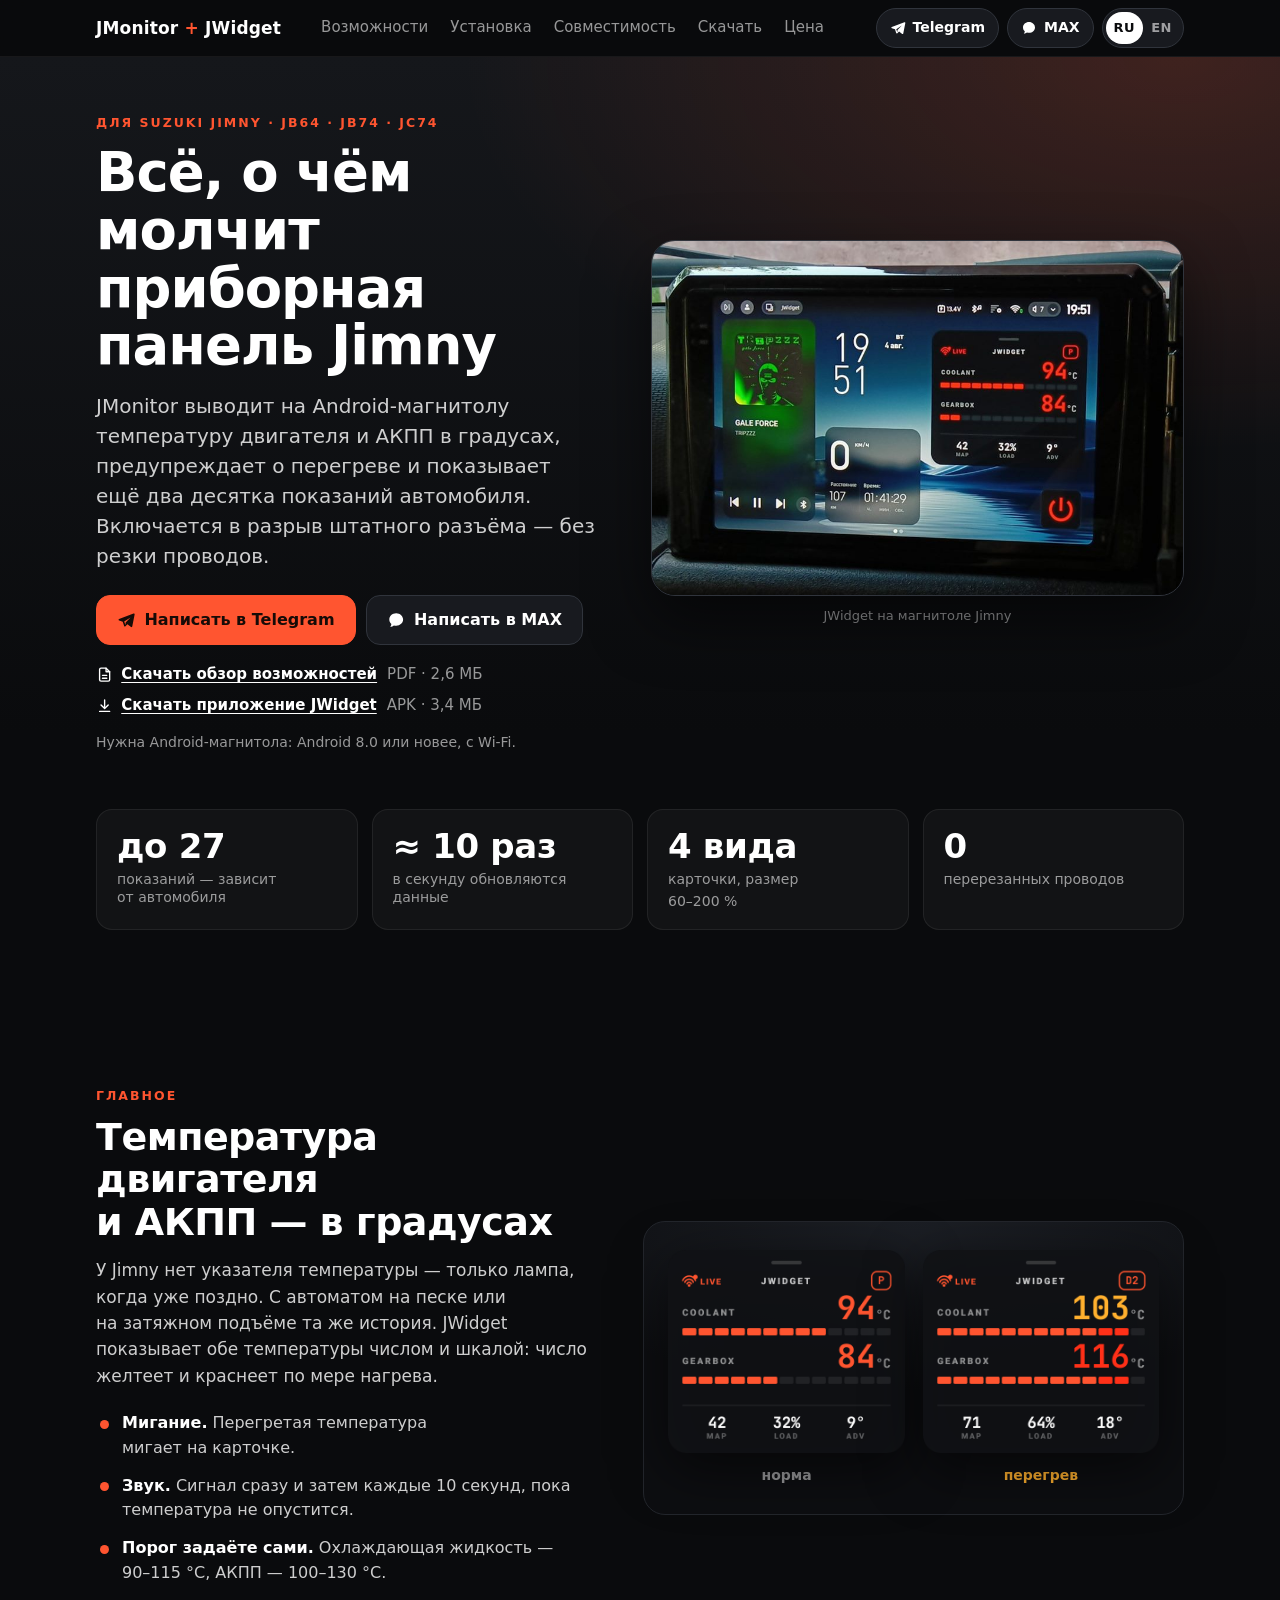
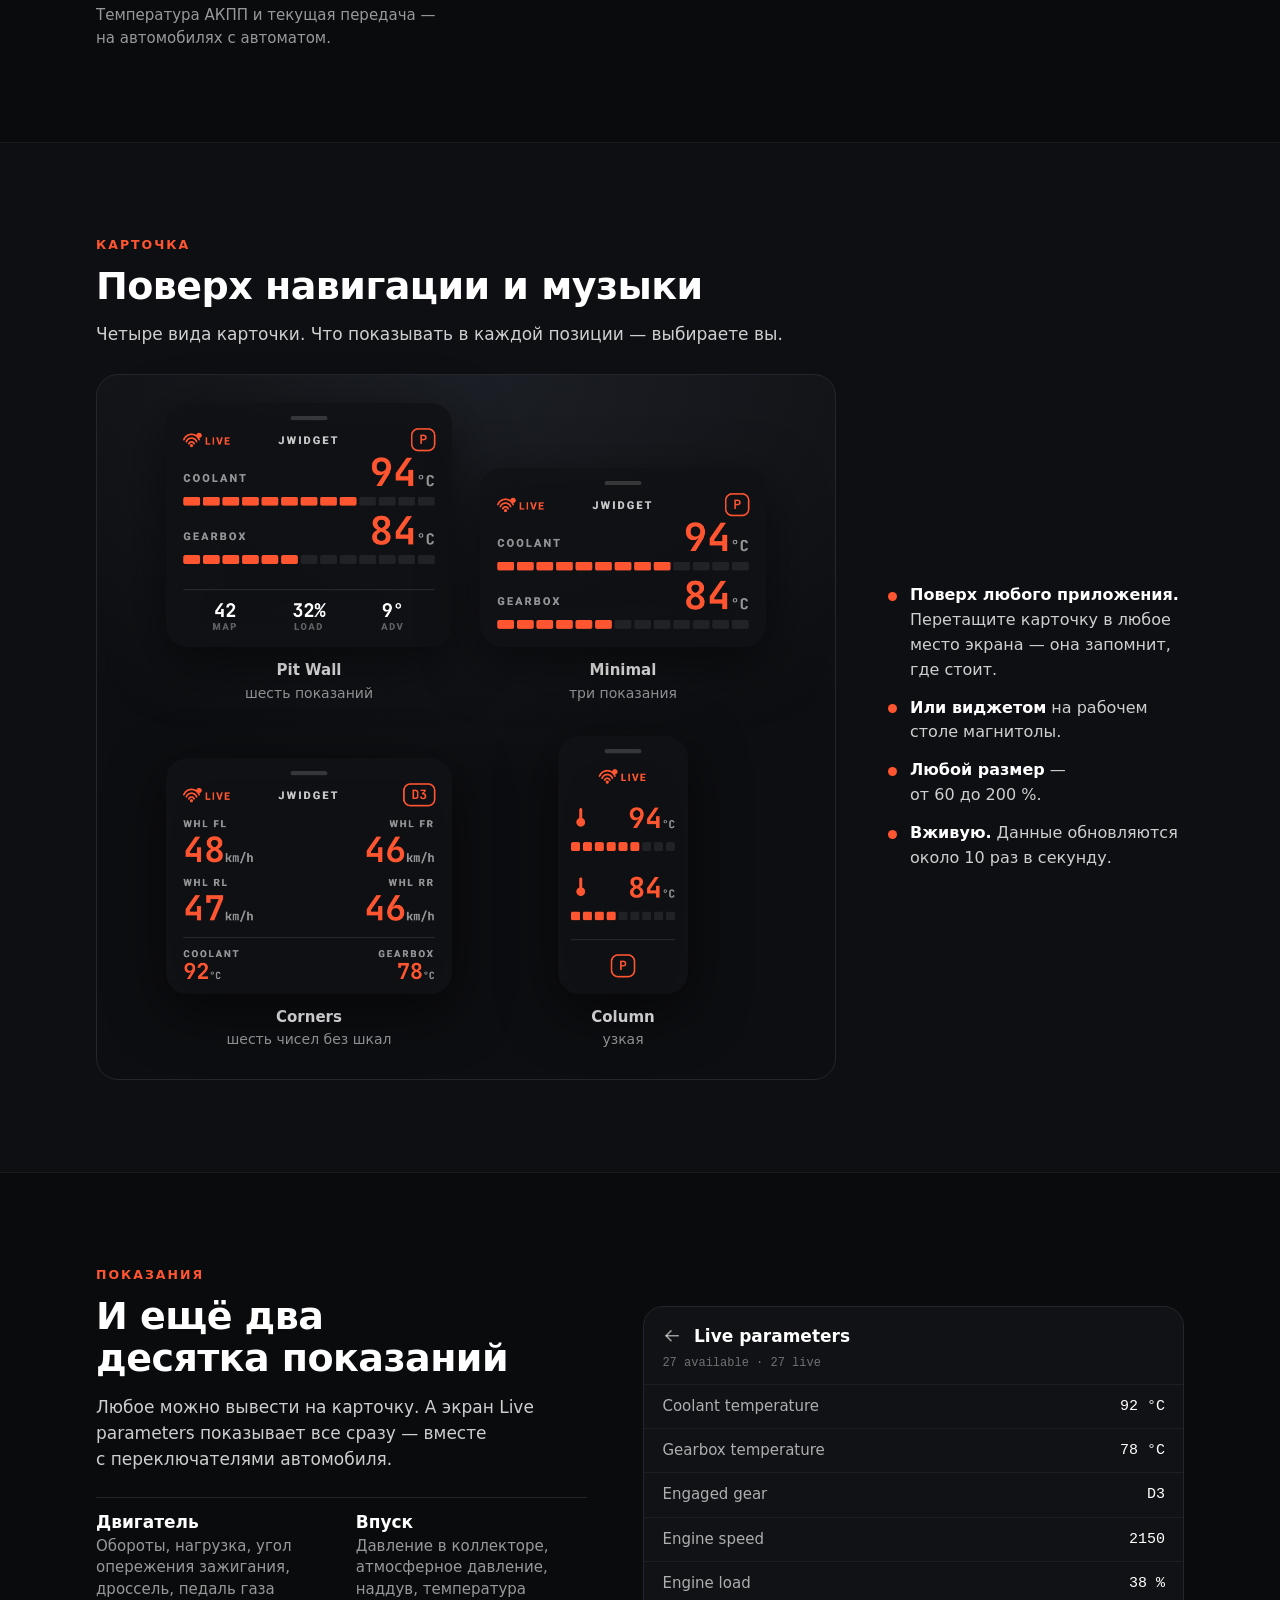
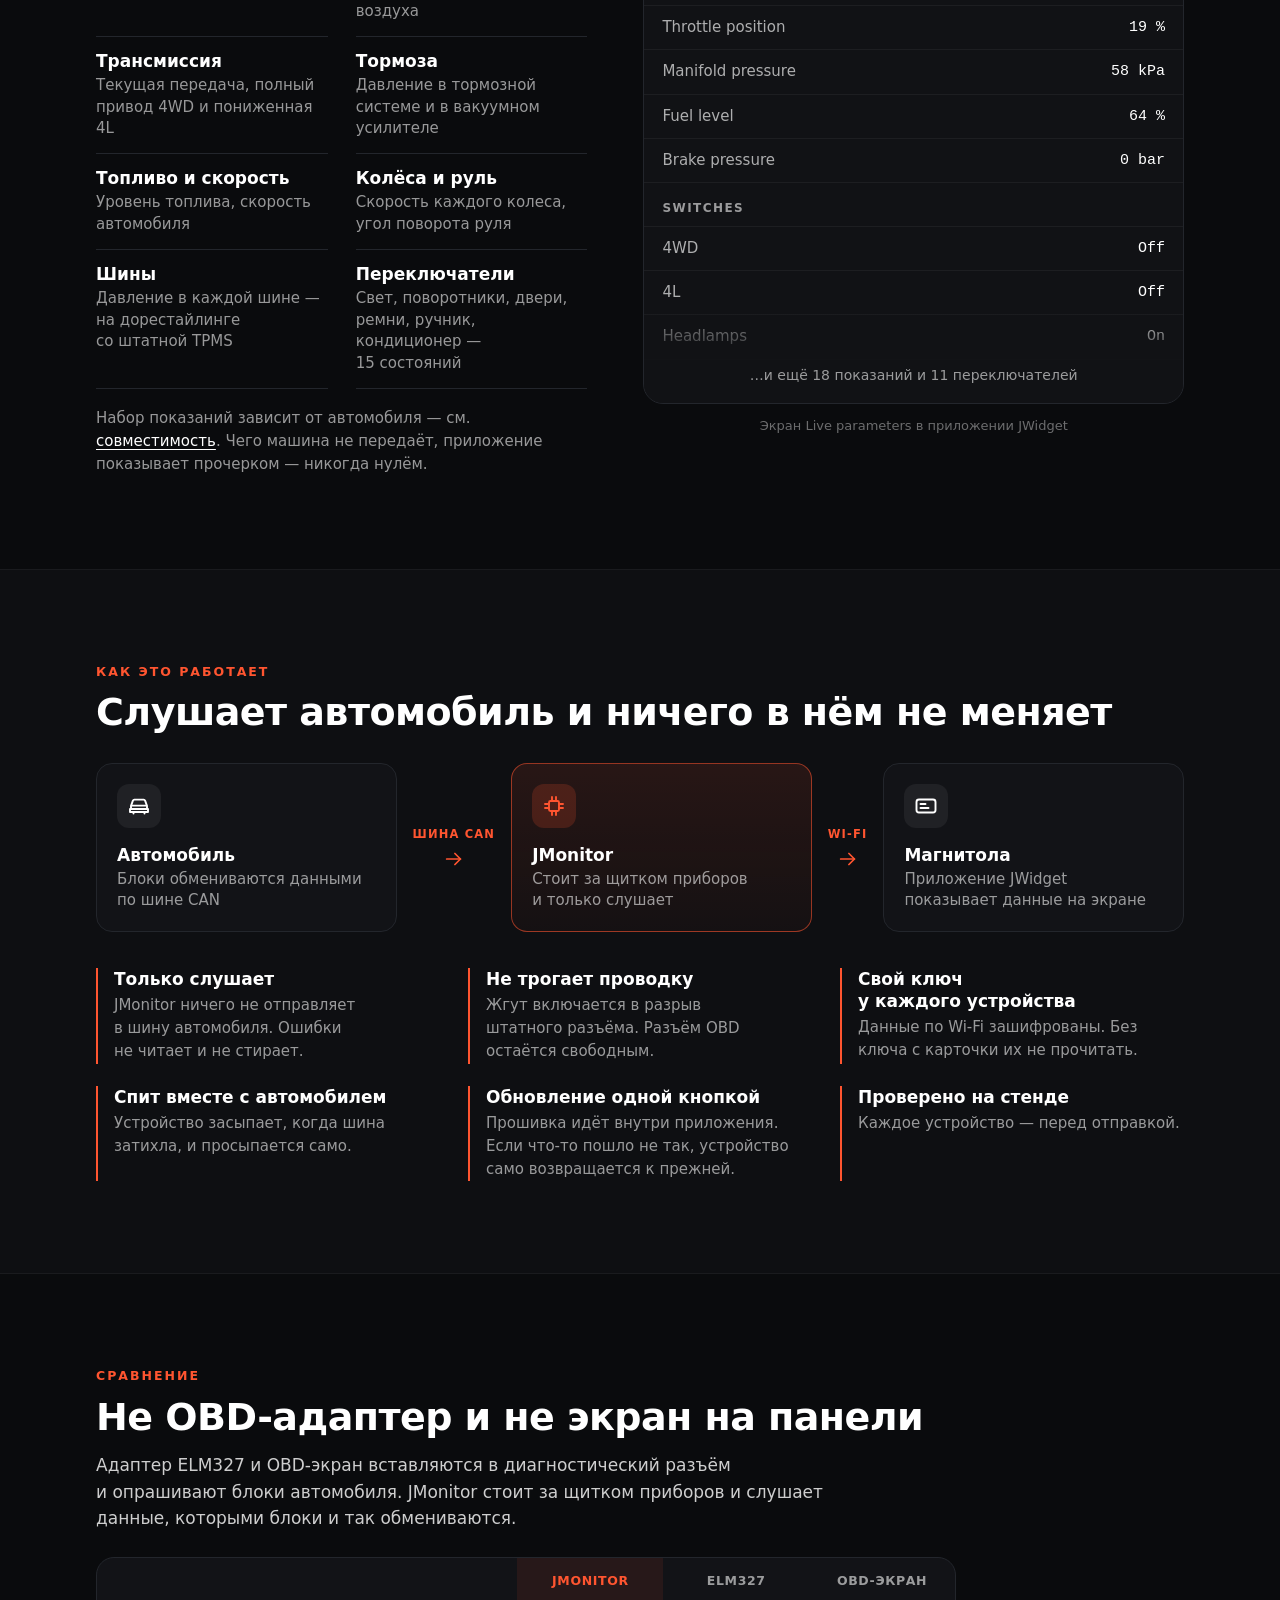
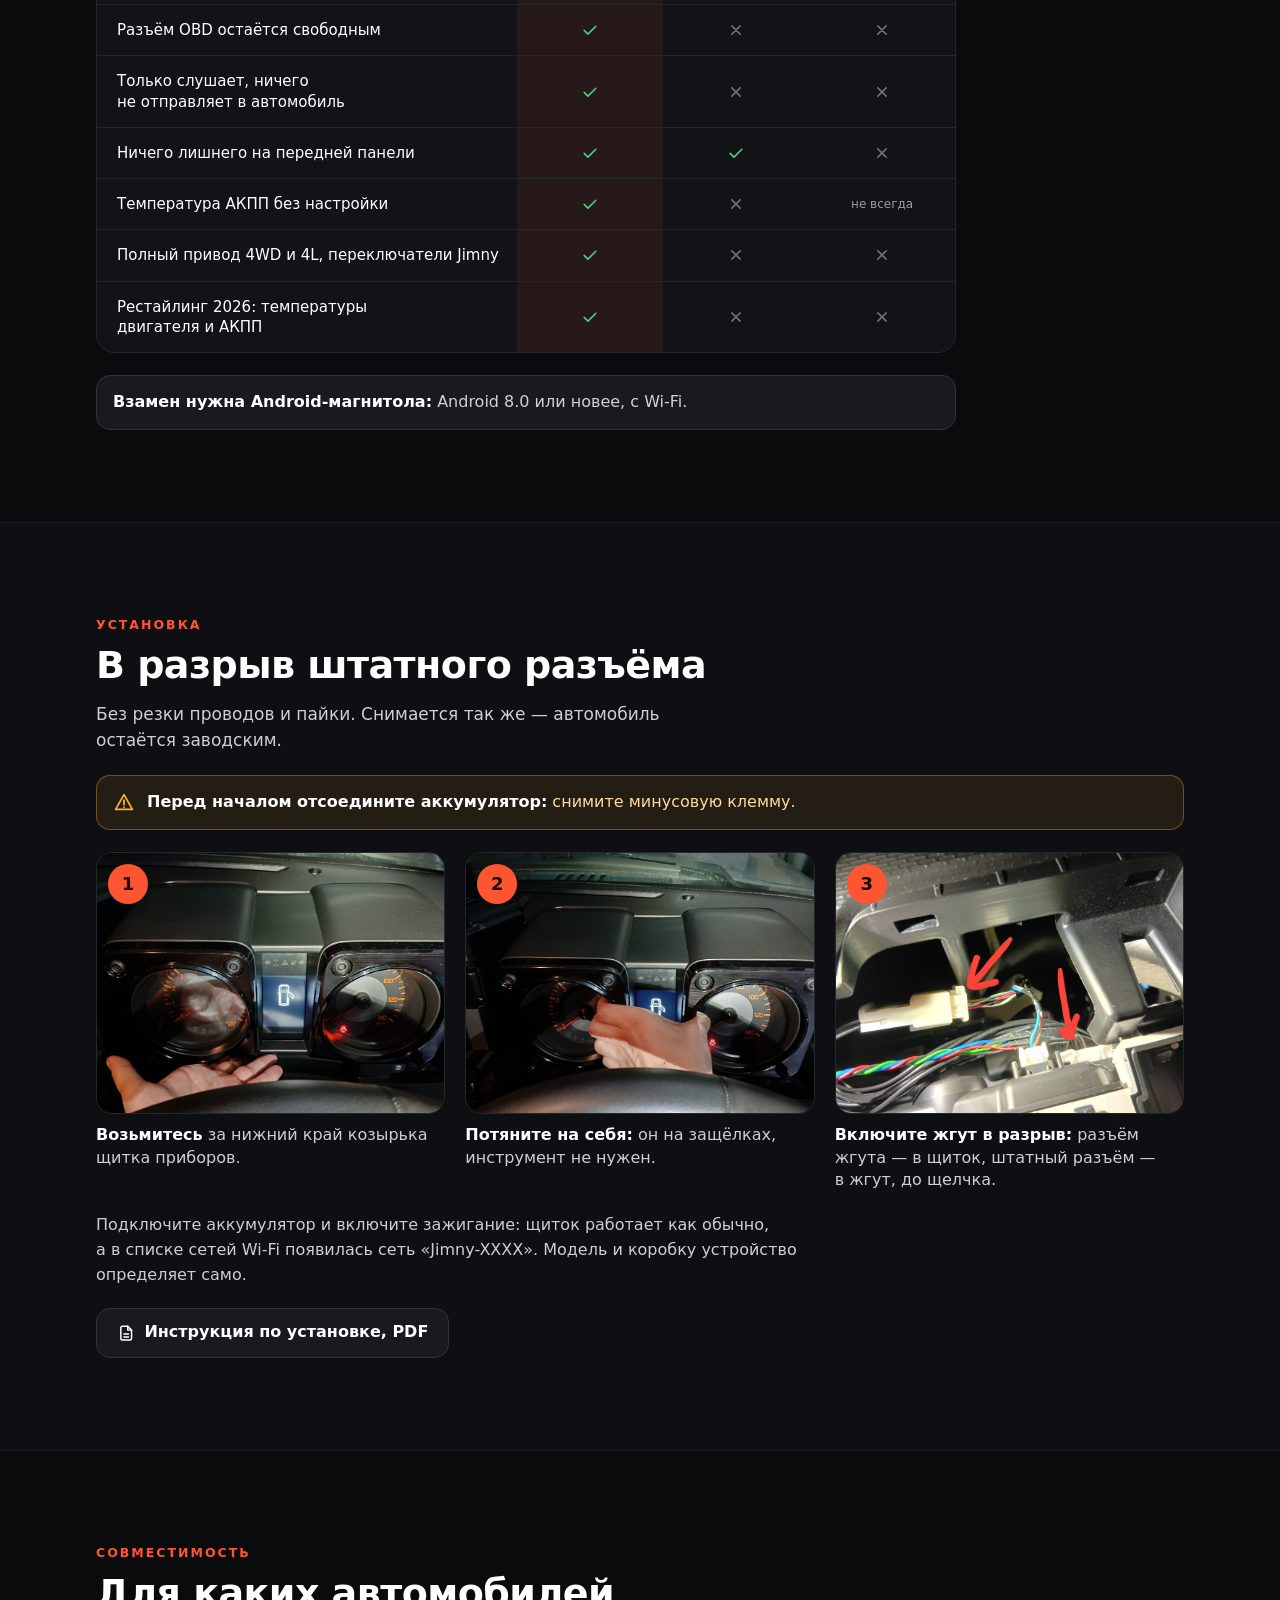
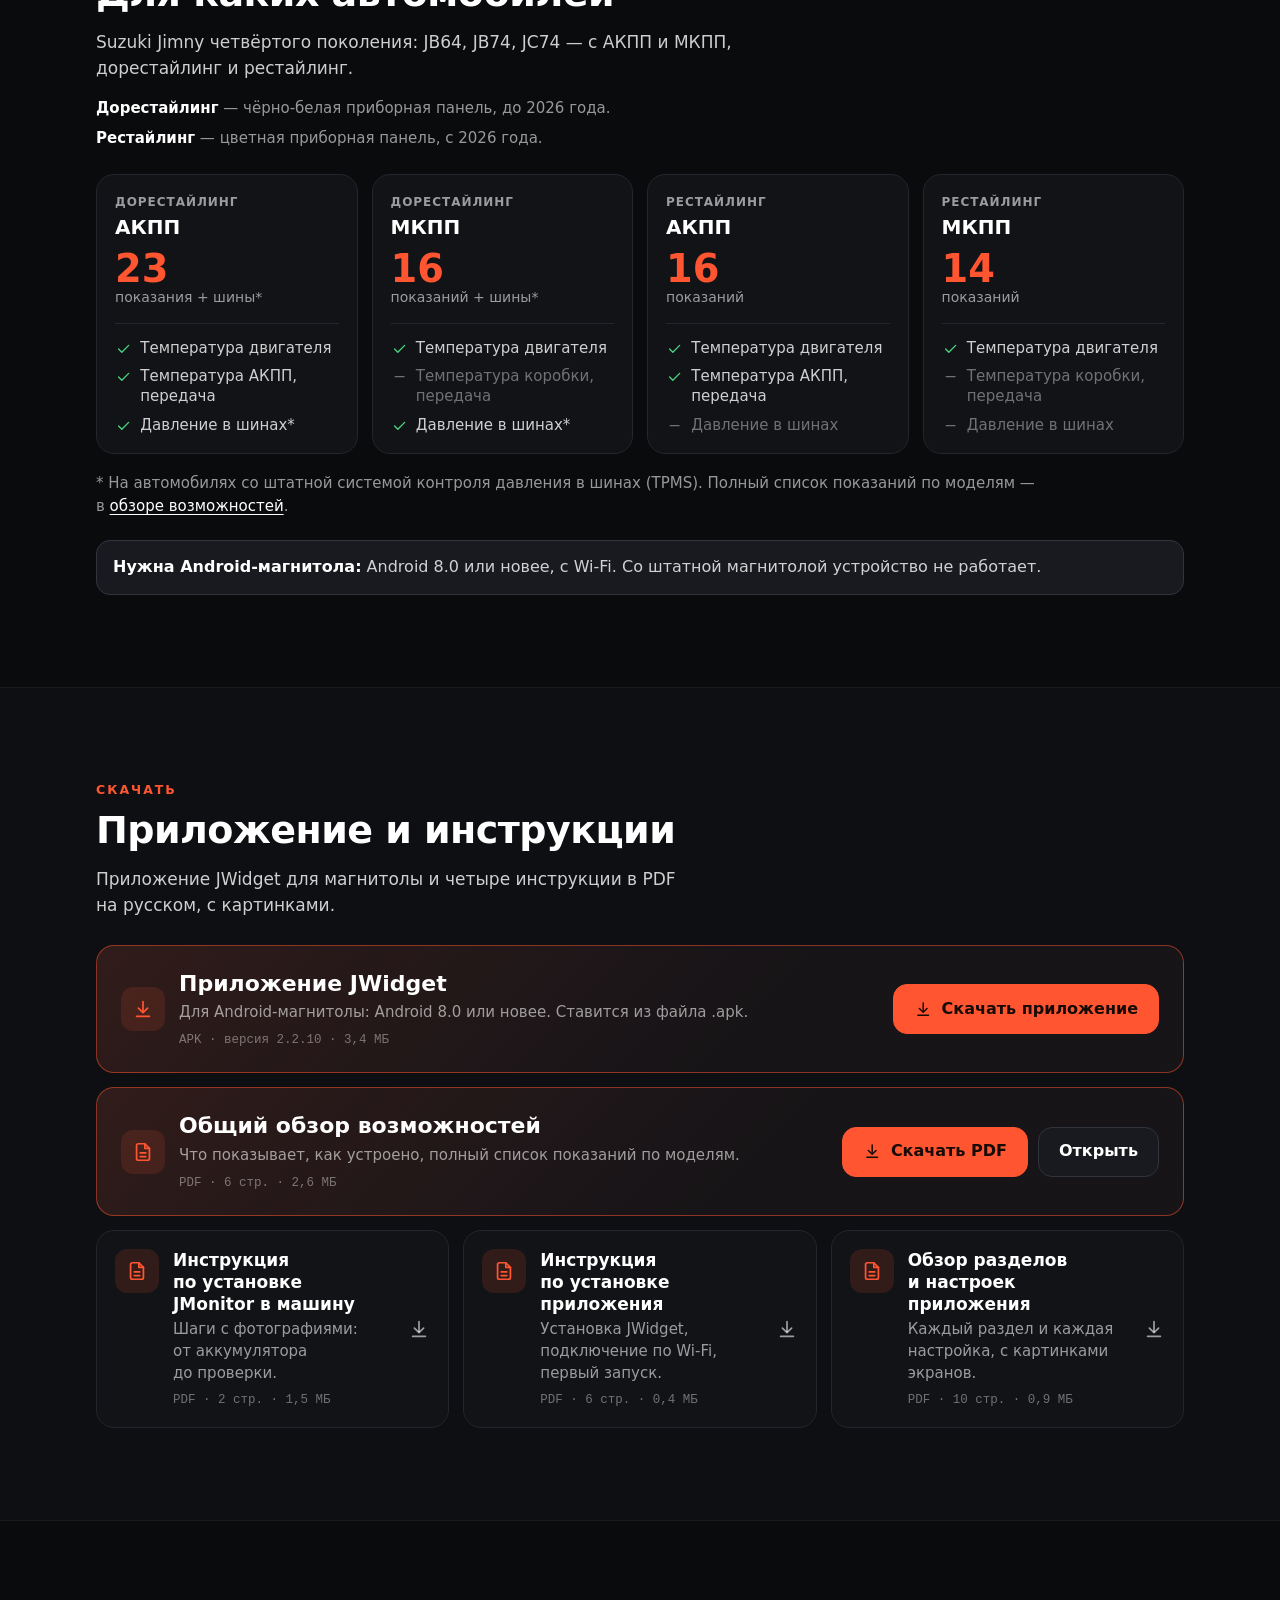
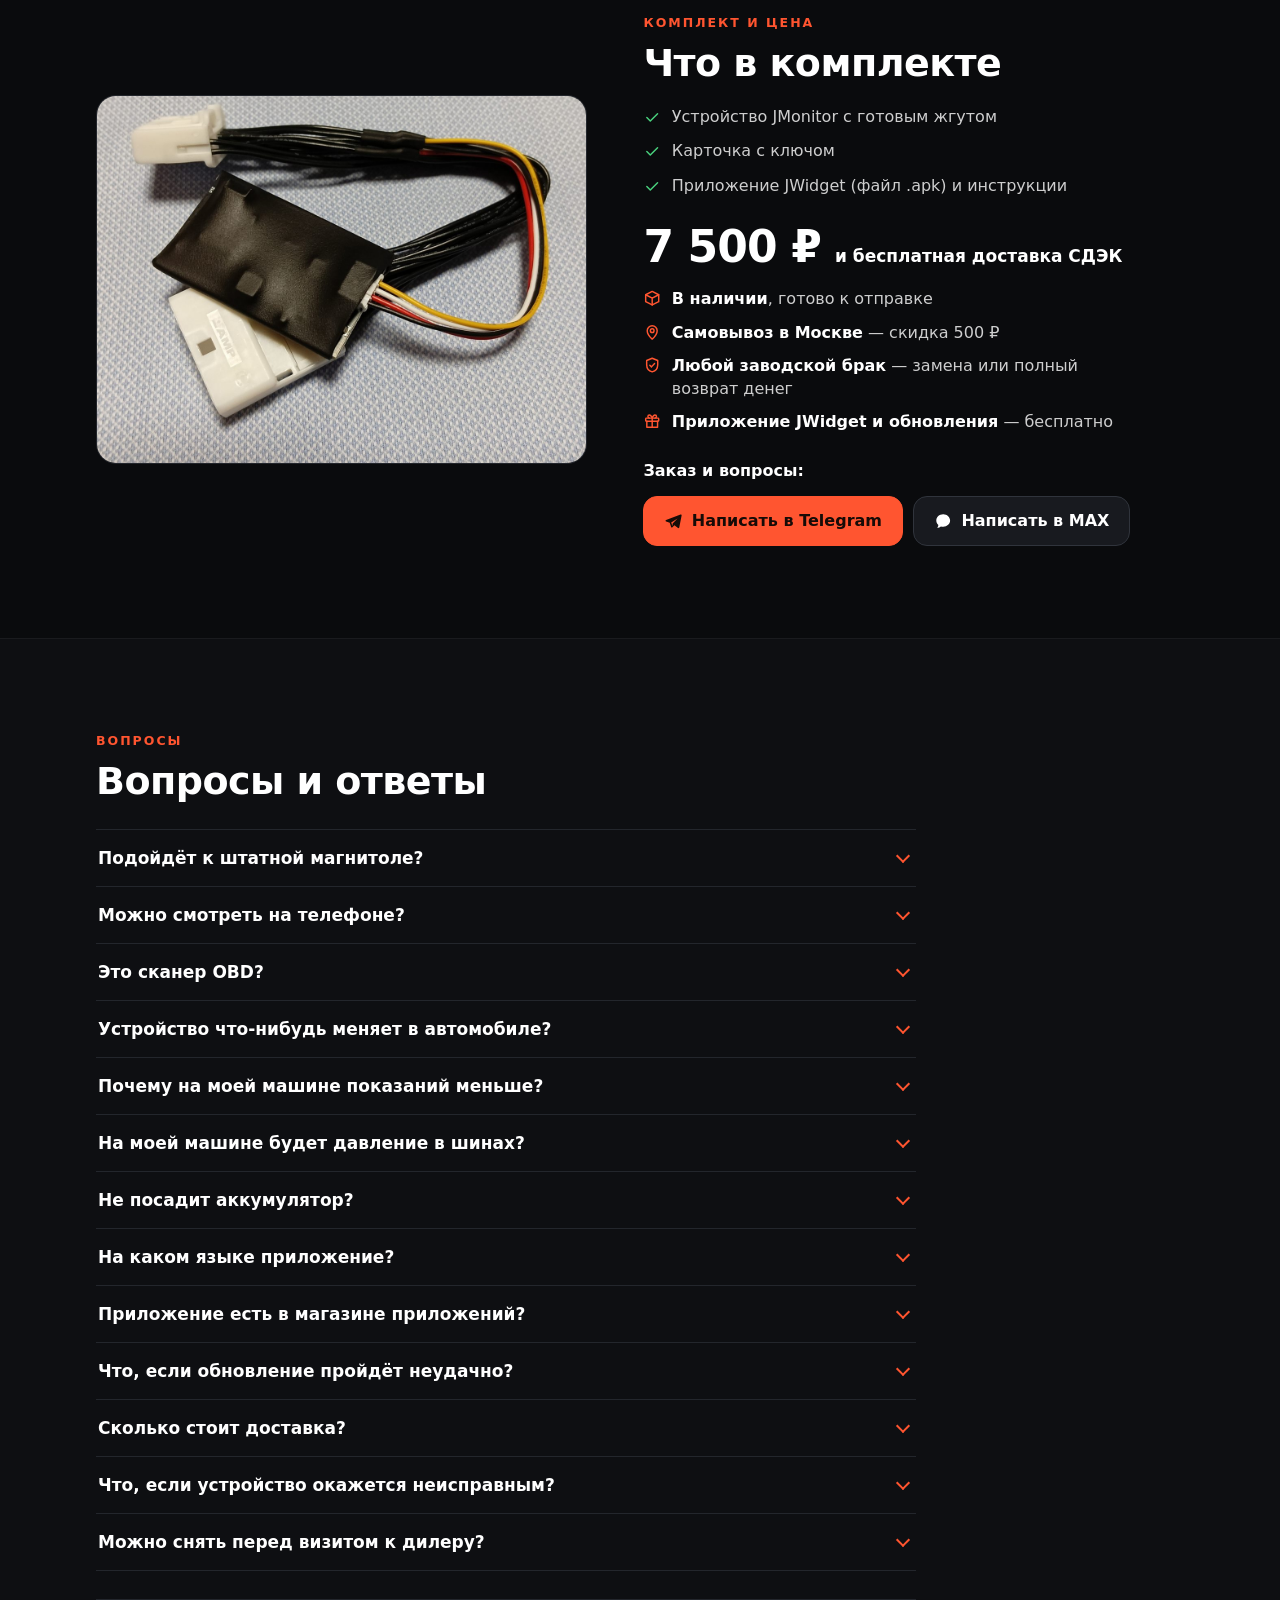
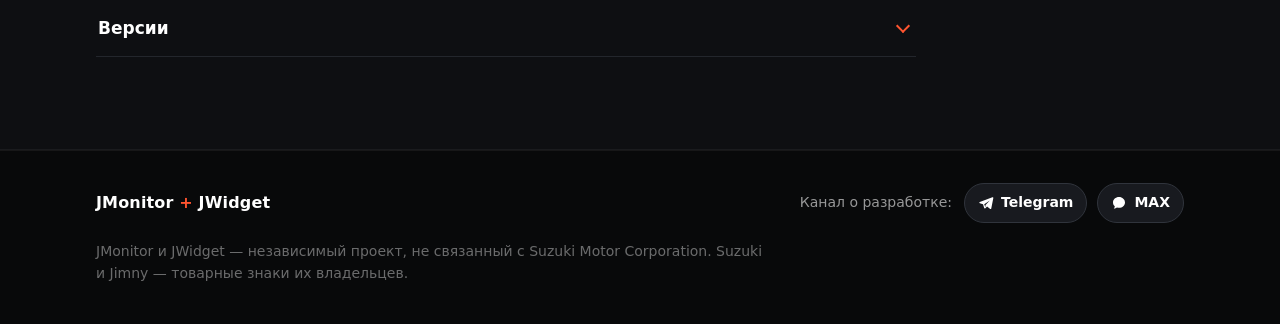
<file: index.html>
<!doctype html>
<html lang="ru">
<head>
<meta charset="utf-8">
<meta name="viewport" content="width=device-width, initial-scale=1">
<title>JMonitor + JWidget — температуры и показания Suzuki Jimny на экране магнитолы</title>
<meta name="description" content="JMonitor выводит на Android-магнитолу температуру двигателя и АКПП, сигнал перегрева и до 27 показаний Suzuki Jimny JB64 / JB74 / JC74. Установка в разрыв штатного разъёма, без резки проводов.">
<meta name="theme-color" content="#0A0B0D">
<meta name="color-scheme" content="dark">
<meta name="format-detection" content="telephone=no">
<link rel="icon" href="favicon.svg" type="image/svg+xml">
<meta property="og:type" content="website">
<meta property="og:locale" content="ru_RU">
<meta property="og:locale:alternate" content="en_US">
<meta property="og:site_name" content="JMonitor + JWidget">
<meta property="og:title" content="JMonitor + JWidget — всё, о чём молчит приборная панель Jimny">
<meta property="og:description" content="Температура двигателя и АКПП, сигнал перегрева и до 27 показаний на экране Android-магнитолы. Для Suzuki Jimny JB64 / JB74 / JC74.">
<link rel="canonical" href="https://jmonitor.ru/">
<link rel="alternate" hreflang="ru" href="https://jmonitor.ru/">
<link rel="alternate" hreflang="en" href="https://jmonitor.ru/en/">
<link rel="alternate" hreflang="x-default" href="https://jmonitor.ru/">
<meta property="og:url" content="https://jmonitor.ru/">
<meta property="og:image" content="https://jmonitor.ru/img/og.jpg">
<meta property="og:image:width" content="1200">
<meta property="og:image:height" content="630">
<meta name="twitter:card" content="summary_large_image">
<link rel="stylesheet" href="site.css">
</head>
<body>

<svg width="0" height="0" style="position:absolute" aria-hidden="true" focusable="false">
  <defs>
    <symbol id="i-tg" viewBox="0 0 24 24"><path d="M21.6 3.3 2.7 10.6c-.9.4-.9 1.6.1 1.9l4.7 1.5 1.8 5.6c.2.8 1.2 1 1.7.4l2.6-2.6 4.7 3.5c.6.4 1.4.1 1.6-.6L23 4.6c.2-.9-.6-1.6-1.4-1.3ZM9.4 13.7l8.3-5.3-6.4 6.7-.3 3.2-1.6-4.6Z"/></symbol>
    <symbol id="i-chat" viewBox="0 0 24 24"><path d="M12 3C6.9 3 3 6.6 3 11.2c0 2.3 1 4.3 2.7 5.8-.1 1.2-.6 2.5-1.5 3.5 1.9-.1 3.6-.8 4.8-1.7 1 .3 2 .4 3 .4 5.1 0 9-3.6 9-8S17.1 3 12 3Z"/></symbol>
    <symbol id="i-file" viewBox="0 0 24 24"><path d="M14 3H7a2 2 0 0 0-2 2v14a2 2 0 0 0 2 2h10a2 2 0 0 0 2-2V8z"/><path d="M14 3v5h5"/><path d="M9 13h6M9 17h6"/></symbol>
    <symbol id="i-down" viewBox="0 0 24 24"><path d="M12 4v11"/><path d="m7 11 5 5 5-5"/><path d="M5 20h14"/></symbol>
    <symbol id="i-arrow" viewBox="0 0 24 24"><path d="M4 12h15"/><path d="m13 6 6 6-6 6"/></symbol>
    <symbol id="i-back" viewBox="0 0 24 24"><path d="M20 12H5"/><path d="m11 6-6 6 6 6"/></symbol>
    <symbol id="i-check" viewBox="0 0 24 24"><path d="m5 12.5 4.5 4.5L19 7.5"/></symbol>
    <symbol id="i-minus" viewBox="0 0 24 24"><path d="M6 12h12"/></symbol>
    <symbol id="i-warn" viewBox="0 0 24 24"><path d="M12 4 2.8 20h18.4z"/><path d="M12 10v5"/><path d="M12 17.7v.1"/></symbol>
    <symbol id="i-car" viewBox="0 0 24 24"><path d="M4 15v-3.2l1.9-5.1A1.6 1.6 0 0 1 7.4 5.6h9.2a1.6 1.6 0 0 1 1.5 1.1L20 11.8V15"/><path d="M3 15h18v3H3z"/><path d="M6.5 18v1.6M17.5 18v1.6M5 11.6h14"/></symbol>
    <symbol id="i-chip" viewBox="0 0 24 24"><rect x="7" y="7" width="10" height="10" rx="1.5"/><path d="M10 3v4M14 3v4M10 17v4M14 17v4M3 10h4M3 14h4M17 10h4M17 14h4"/></symbol>
    <symbol id="i-screen" viewBox="0 0 24 24"><rect x="2.5" y="5.5" width="19" height="13" rx="2.5"/><path d="M6.5 10h5M6.5 14h8"/></symbol>
    <symbol id="i-x" viewBox="0 0 24 24"><path d="M7 7l10 10M17 7 7 17"/></symbol>
    <symbol id="i-box" viewBox="0 0 24 24"><path d="M3.5 7.5 12 3.2l8.5 4.3v9L12 20.8l-8.5-4.3z"/><path d="M3.5 7.5 12 11.8l8.5-4.3M12 11.8v9"/></symbol>
    <symbol id="i-pin" viewBox="0 0 24 24"><path d="M12 21s-6.5-5.8-6.5-11A6.5 6.5 0 0 1 18.5 10c0 5.2-6.5 11-6.5 11Z"/><circle cx="12" cy="10" r="2.4"/></symbol>
    <symbol id="i-shield" viewBox="0 0 24 24"><path d="M12 3 4.8 5.9v5.4c0 4.5 3.1 8.2 7.2 9.4 4.1-1.2 7.2-4.9 7.2-9.4V5.9z"/><path d="m8.9 12 2.2 2.2 4-4.4"/></symbol>
    <symbol id="i-gift" viewBox="0 0 24 24"><rect x="3.5" y="8" width="17" height="4" rx="1"/><path d="M5 12v8h14v-8M12 8v12M12 8S10.6 4 8.4 4a2 2 0 0 0 0 4M12 8s1.4-4 3.6-4a2 2 0 0 1 0 4"/></symbol>
  </defs>
</svg>

<a class="skip" href="#main">К содержанию</a>

<header class="top">
  <div class="wrap top-in">
    <a class="brand" href="#top" aria-label="JMonitor + JWidget — в начало">JMonitor<span class="b2"> <i>+</i> JWidget</span></a>
    <nav class="nav" aria-label="Разделы">
      <a href="#temps">Возможности</a>
      <a href="#install">Установка</a>
      <a href="#models">Совместимость</a>
      <a href="#docs">Скачать</a>
      <a href="#order">Цена</a>
    </nav>
    <div class="top-links">
      <a class="pill" href="https://t.me/justlad" target="_blank" rel="noopener" aria-label="Написать в Telegram"><svg class="ico solid"><use href="#i-tg"/></svg><span class="t">Telegram</span></a>
      <a class="pill" href="https://max.ru/u/f9LHodD0cOIjPCg4uz_D2USYwDrlml-fD2-_0W9jn6hEyryjJQ_RfUxWfsA" target="_blank" rel="noopener" aria-label="Написать в MAX"><svg class="ico solid"><use href="#i-chat"/></svg><span class="t">MAX</span></a>
      <nav class="lang" aria-label="Язык"><a href="./" hreflang="ru" lang="ru" aria-current="page">RU</a><a href="en/" hreflang="en" lang="en">EN</a></nav>
    </div>
  </div>
</header>

<main id="main">

<section class="hero" id="top">
  <div class="wrap">
    <div class="hero-in">
      <div>
        <p class="kicker">Для Suzuki Jimny · JB64 · JB74 · JC74</p>
        <h1>Всё, о&nbsp;чём молчит приборная панель Jimny</h1>
        <p class="lead">JMonitor выводит на&nbsp;Android-магнитолу температуру двигателя и&nbsp;АКПП в&nbsp;градусах, предупреждает о&nbsp;перегреве и&nbsp;показывает ещё два десятка показаний автомобиля. Включается в&nbsp;разрыв штатного разъёма&nbsp;— без резки проводов.</p>
        <div class="cta">
          <a class="btn primary" href="https://t.me/justlad" target="_blank" rel="noopener"><svg class="ico solid"><use href="#i-tg"/></svg>Написать в&nbsp;Telegram</a>
          <a class="btn" href="https://max.ru/u/f9LHodD0cOIjPCg4uz_D2USYwDrlml-fD2-_0W9jn6hEyryjJQ_RfUxWfsA" target="_blank" rel="noopener"><svg class="ico solid"><use href="#i-chat"/></svg>Написать в&nbsp;MAX</a>
        </div>
        <p class="hero-doc"><a href="pdf/jmonitor-obzor-vozmozhnostey.pdf" download="Общий обзор возможностей.pdf"><svg class="ico"><use href="#i-file"/></svg>Скачать обзор возможностей</a><span>PDF · 2,6&nbsp;МБ</span></p>
        <p class="hero-doc"><a href="app/jwidget-2.2.10.apk" download="jwidget-2.2.10.apk"><svg class="ico"><use href="#i-down"/></svg>Скачать приложение JWidget</a><span>APK · 3,4&nbsp;МБ</span></p>
        <p class="need">Нужна Android-магнитола: Android&nbsp;8.0 или новее, с&nbsp;<span class="nb">Wi-Fi</span>.</p>
      </div>
      <figure class="hero-photo">
        <picture>
          <source media="(max-width: 699px)" srcset="img/hero-m.jpg" width="900" height="600">
          <img src="img/hero.jpg" srcset="img/hero-800.jpg 800w, img/hero.jpg 1570w" sizes="(min-width: 940px) 560px, 100vw" width="1570" height="883" fetchpriority="high" alt="Android-магнитола в Suzuki Jimny: карточка JWidget показывает температуру охлаждающей жидкости 94 °C и АКПП 84 °C">
        </picture>
        <figcaption>JWidget на магнитоле Jimny</figcaption>
      </figure>
    </div>
    <ul class="stats">
      <li class="stat"><b>до 27</b><span>показаний&nbsp;— зависит от&nbsp;автомобиля</span></li>
      <li class="stat"><b>≈ 10 раз</b><span>в&nbsp;секунду обновляются данные</span></li>
      <li class="stat"><b>4 вида</b><span>карточки, размер <span class="nb">60–200&nbsp;%</span></span></li>
      <li class="stat"><b>0</b><span>перерезанных проводов</span></li>
    </ul>
  </div>
</section>

<section class="sec" id="temps">
  <div class="wrap split">
    <div>
      <p class="kicker">Главное</p>
      <h2>Температура двигателя и&nbsp;АКПП&nbsp;— в&nbsp;градусах</h2>
      <p class="sub">У&nbsp;Jimny нет указателя температуры&nbsp;— только лампа, когда уже поздно. С&nbsp;автоматом на&nbsp;песке или на&nbsp;затяжном подъёме та&nbsp;же история. JWidget показывает обе температуры числом и&nbsp;шкалой: число желтеет и&nbsp;краснеет по&nbsp;мере нагрева.</p>
      <ul class="points">
        <li><b>Мигание.</b> Перегретая температура мигает на&nbsp;карточке.</li>
        <li><b>Звук.</b> Сигнал сразу и&nbsp;затем каждые 10&nbsp;секунд, пока температура не&nbsp;опустится.</li>
        <li><b>Порог задаёте сами.</b> Охлаждающая жидкость&nbsp;— <span class="nb">90–115&nbsp;°C</span>, АКПП&nbsp;— <span class="nb">100–130&nbsp;°C</span>.</li>
      </ul>
      <p class="note">Температура АКПП и&nbsp;текущая передача&nbsp;— на&nbsp;автомобилях с&nbsp;автоматом.</p>
    </div>
    <div class="stage">
      <div class="pair">
        <figure class="jw">
          <img src="img/card-pitwall.png" width="1056" height="904" loading="lazy" decoding="async" alt="Карточка JWidget в норме: охлаждающая жидкость 94 °C, АКПП 84 °C">
          <figcaption>норма</figcaption>
        </figure>
        <figure class="jw">
          <img src="img/card-overheat.png" width="1056" height="904" loading="lazy" decoding="async" alt="Карточка JWidget при перегреве: охлаждающая жидкость 103 °C жёлтым, АКПП 116 °C красным">
          <figcaption class="hot">перегрев</figcaption>
        </figure>
      </div>
    </div>
  </div>
</section>

<section class="sec alt" id="card">
  <div class="wrap">
    <p class="kicker">Карточка</p>
    <h2>Поверх навигации и&nbsp;музыки</h2>
    <p class="sub">Четыре вида карточки. Что показывать в&nbsp;каждой позиции&nbsp;— выбираете вы.</p>
    <div class="showcase">
      <div class="stage">
        <div class="faces">
          <figure class="jw pit">
            <img src="img/card-pitwall.png" width="1056" height="904" loading="lazy" decoding="async" alt="Карточка Pit Wall: две температуры со шкалами, передача и три показания внизу">
            <figcaption><b>Pit Wall</b><span>шесть показаний</span></figcaption>
          </figure>
          <figure class="jw min">
            <img src="img/card-minimal.png" width="1056" height="664" loading="lazy" decoding="async" alt="Карточка Minimal: две температуры со шкалами и передача">
            <figcaption><b>Minimal</b><span>три показания</span></figcaption>
          </figure>
          <figure class="jw cor">
            <img src="img/card-corners.png" width="1056" height="872" loading="lazy" decoding="async" alt="Карточка Corners: четыре крупных числа по углам — скорость каждого колеса, ниже температура охлаждающей жидкости и АКПП">
            <figcaption><b>Corners</b><span>шесть чисел без шкал</span></figcaption>
          </figure>
          <figure class="jw col">
            <img src="img/card-column.png" width="480" height="952" loading="lazy" decoding="async" alt="Карточка Column: узкая вертикальная, две температуры и передача">
            <figcaption><b>Column</b><span>узкая</span></figcaption>
          </figure>
        </div>
      </div>
      <ul class="points">
        <li><b>Поверх любого приложения.</b> Перетащите карточку в&nbsp;любое место экрана&nbsp;— она запомнит, где стоит.</li>
        <li><b>Или виджетом</b> на&nbsp;рабочем столе магнитолы.</li>
        <li><b>Любой размер</b>&nbsp;— от&nbsp;60 до&nbsp;200&nbsp;%.</li>
        <li><b>Вживую.</b> Данные обновляются около 10&nbsp;раз в&nbsp;секунду.</li>
      </ul>
    </div>
  </div>
</section>

<section class="sec" id="readings">
  <div class="wrap split">
    <div>
      <p class="kicker">Показания</p>
      <h2>И&nbsp;ещё два десятка показаний</h2>
      <p class="sub">Любое можно вывести на&nbsp;карточку. А&nbsp;экран Live parameters показывает все сразу&nbsp;— вместе с&nbsp;переключателями автомобиля.</p>
      <div class="groups">
        <div class="g"><h3>Двигатель</h3><p>Обороты, нагрузка, угол опережения зажигания, дроссель, педаль газа</p></div>
        <div class="g"><h3>Впуск</h3><p>Давление в&nbsp;коллекторе, атмосферное давление, наддув, температура воздуха</p></div>
        <div class="g"><h3>Трансмиссия</h3><p>Текущая передача, полный привод 4WD и&nbsp;пониженная 4L</p></div>
        <div class="g"><h3>Тормоза</h3><p>Давление в&nbsp;тормозной системе и&nbsp;в&nbsp;вакуумном усилителе</p></div>
        <div class="g"><h3>Топливо и&nbsp;скорость</h3><p>Уровень топлива, скорость автомобиля</p></div>
        <div class="g"><h3>Колёса и&nbsp;руль</h3><p>Скорость каждого колеса, угол поворота руля</p></div>
        <div class="g"><h3>Шины</h3><p>Давление в&nbsp;каждой шине&nbsp;— на&nbsp;дорестайлинге со&nbsp;штатной TPMS</p></div>
        <div class="g"><h3>Переключатели</h3><p>Свет, поворотники, двери, ремни, ручник, кондиционер&nbsp;— 15&nbsp;состояний</p></div>
      </div>
      <p class="note">Набор показаний зависит от&nbsp;автомобиля&nbsp;— см. <a href="#models">совместимость</a>. Чего машина не&nbsp;передаёт, приложение показывает прочерком&nbsp;— никогда нулём.</p>
    </div>
    <div>
      <div class="lp" role="img" aria-label="Пример экрана Live parameters: температура охлаждающей жидкости 92 °C, температура АКПП 78 °C, передача D3, обороты 2150 и другие показания">
        <div class="lp-h"><svg class="ico"><use href="#i-back"/></svg>Live parameters</div>
        <div class="lp-meta">27 available · 27 live</div>
        <dl>
          <div class="lp-r"><dt>Coolant temperature</dt><dd>92 °C</dd></div>
          <div class="lp-r"><dt>Gearbox temperature</dt><dd>78 °C</dd></div>
          <div class="lp-r"><dt>Engaged gear</dt><dd>D3</dd></div>
          <div class="lp-r"><dt>Engine speed</dt><dd>2150</dd></div>
          <div class="lp-r"><dt>Engine load</dt><dd>38 %</dd></div>
          <div class="lp-r"><dt>Throttle position</dt><dd>19 %</dd></div>
          <div class="lp-r"><dt>Manifold pressure</dt><dd>58 kPa</dd></div>
          <div class="lp-r"><dt>Fuel level</dt><dd>64 %</dd></div>
          <div class="lp-r"><dt>Brake pressure</dt><dd>0 bar</dd></div>
        </dl>
        <div class="lp-sw">SWITCHES</div>
        <dl>
          <div class="lp-r"><dt>4WD</dt><dd>Off</dd></div>
          <div class="lp-r"><dt>4L</dt><dd>Off</dd></div>
          <div class="lp-r"><dt>Headlamps</dt><dd>On</dd></div>
          <div class="lp-r"><dt>Tail lamps</dt><dd>On</dd></div>
        </dl>
        <div class="lp-more">…и&nbsp;ещё 18&nbsp;показаний и&nbsp;11&nbsp;переключателей</div>
      </div>
      <p class="lp-cap">Экран Live parameters в&nbsp;приложении JWidget</p>
    </div>
  </div>
</section>

<section class="sec alt" id="how">
  <div class="wrap">
    <p class="kicker">Как это работает</p>
    <h2>Слушает автомобиль и&nbsp;ничего в&nbsp;нём не&nbsp;меняет</h2>
    <div class="flow">
      <div class="node">
        <div class="ni"><svg class="ico"><use href="#i-car"/></svg></div>
        <div><b>Автомобиль</b><span>Блоки обмениваются данными по&nbsp;шине CAN</span></div>
      </div>
      <div class="hop" aria-hidden="true">шина CAN<svg class="ico"><use href="#i-arrow"/></svg></div>
      <div class="node hl">
        <div class="ni"><svg class="ico"><use href="#i-chip"/></svg></div>
        <div><b>JMonitor</b><span>Стоит за&nbsp;щитком приборов и&nbsp;только слушает</span></div>
      </div>
      <div class="hop" aria-hidden="true"><span class="nb">Wi-Fi</span><svg class="ico"><use href="#i-arrow"/></svg></div>
      <div class="node">
        <div class="ni"><svg class="ico"><use href="#i-screen"/></svg></div>
        <div><b>Магнитола</b><span>Приложение JWidget показывает данные на&nbsp;экране</span></div>
      </div>
    </div>
    <div class="facts">
      <div class="fact"><h3>Только слушает</h3><p>JMonitor ничего не&nbsp;отправляет в&nbsp;шину автомобиля. Ошибки не&nbsp;читает и&nbsp;не&nbsp;стирает.</p></div>
      <div class="fact"><h3>Не&nbsp;трогает проводку</h3><p>Жгут включается в&nbsp;разрыв штатного разъёма. Разъём OBD остаётся свободным.</p></div>
      <div class="fact"><h3>Свой ключ у&nbsp;каждого устройства</h3><p>Данные по&nbsp;<span class="nb">Wi-Fi</span> зашифрованы. Без ключа с&nbsp;карточки их не&nbsp;прочитать.</p></div>
      <div class="fact"><h3>Спит вместе с&nbsp;автомобилем</h3><p>Устройство засыпает, когда шина затихла, и&nbsp;просыпается само.</p></div>
      <div class="fact"><h3>Обновление одной кнопкой</h3><p>Прошивка идёт внутри приложения. Если что-то пошло не&nbsp;так, устройство само возвращается к&nbsp;прежней.</p></div>
      <div class="fact"><h3>Проверено на&nbsp;стенде</h3><p>Каждое устройство&nbsp;— перед отправкой.</p></div>
    </div>
  </div>
</section>

<section class="sec" id="compare">
  <div class="wrap">
    <p class="kicker">Сравнение</p>
    <h2>Не&nbsp;OBD-адаптер и&nbsp;не&nbsp;экран на&nbsp;панели</h2>
    <p class="sub">Адаптер ELM327 и&nbsp;OBD-экран вставляются в&nbsp;диагностический разъём и&nbsp;опрашивают блоки автомобиля. JMonitor стоит за&nbsp;щитком приборов и&nbsp;слушает данные, которыми блоки и&nbsp;так обмениваются.</p>
    <div class="cmp-wrap">
      <table class="cmp">
        <thead>
          <tr><th scope="col"><span class="sr">Что сравниваем</span></th><th scope="col" class="me">JMonitor</th><th scope="col">ELM327</th><th scope="col">OBD-<wbr>экран</th></tr>
        </thead>
        <tbody>
          <tr><th scope="row">Разъём OBD остаётся свободным</th><td class="me"><svg class="ico y" aria-hidden="true"><use href="#i-check"/></svg><span class="sr">да</span></td><td><svg class="ico n" aria-hidden="true"><use href="#i-x"/></svg><span class="sr">нет</span></td><td><svg class="ico n" aria-hidden="true"><use href="#i-x"/></svg><span class="sr">нет</span></td></tr>
          <tr><th scope="row">Только слушает, ничего не&nbsp;отправляет в&nbsp;автомобиль</th><td class="me"><svg class="ico y" aria-hidden="true"><use href="#i-check"/></svg><span class="sr">да</span></td><td><svg class="ico n" aria-hidden="true"><use href="#i-x"/></svg><span class="sr">нет</span></td><td><svg class="ico n" aria-hidden="true"><use href="#i-x"/></svg><span class="sr">нет</span></td></tr>
          <tr><th scope="row">Ничего лишнего на&nbsp;передней панели</th><td class="me"><svg class="ico y" aria-hidden="true"><use href="#i-check"/></svg><span class="sr">да</span></td><td><svg class="ico y" aria-hidden="true"><use href="#i-check"/></svg><span class="sr">да</span></td><td><svg class="ico n" aria-hidden="true"><use href="#i-x"/></svg><span class="sr">нет</span></td></tr>
          <tr><th scope="row">Температура АКПП без настройки</th><td class="me"><svg class="ico y" aria-hidden="true"><use href="#i-check"/></svg><span class="sr">да</span></td><td><svg class="ico n" aria-hidden="true"><use href="#i-x"/></svg><span class="sr">нет</span></td><td><span class="s">не&nbsp;всегда</span></td></tr>
          <tr><th scope="row">Полный привод 4WD и&nbsp;4L, переключатели Jimny</th><td class="me"><svg class="ico y" aria-hidden="true"><use href="#i-check"/></svg><span class="sr">да</span></td><td><svg class="ico n" aria-hidden="true"><use href="#i-x"/></svg><span class="sr">нет</span></td><td><svg class="ico n" aria-hidden="true"><use href="#i-x"/></svg><span class="sr">нет</span></td></tr>
          <tr><th scope="row">Рестайлинг 2026: температуры двигателя и&nbsp;АКПП</th><td class="me"><svg class="ico y" aria-hidden="true"><use href="#i-check"/></svg><span class="sr">да</span></td><td><svg class="ico n" aria-hidden="true"><use href="#i-x"/></svg><span class="sr">нет</span></td><td><svg class="ico n" aria-hidden="true"><use href="#i-x"/></svg><span class="sr">нет</span></td></tr>
        </tbody>
      </table>
    </div>
    <p class="callout"><b>Взамен нужна Android-магнитола:</b> Android&nbsp;8.0 или новее, с&nbsp;<span class="nb">Wi-Fi</span>.</p>
  </div>
</section>

<section class="sec alt" id="install">
  <div class="wrap">
    <p class="kicker">Установка</p>
    <h2>В&nbsp;разрыв штатного разъёма</h2>
    <p class="sub">Без резки проводов и&nbsp;пайки. Снимается так&nbsp;же&nbsp;— автомобиль остаётся заводским.</p>
    <p class="warn"><svg class="ico"><use href="#i-warn"/></svg><span><b>Перед началом отсоедините аккумулятор:</b> снимите минусовую клемму.</span></p>
    <ol class="steps">
      <li class="step">
        <img src="img/install-1.jpg" width="960" height="723" loading="lazy" decoding="async" alt="Рука берётся за нижний край козырька щитка приборов">
        <span class="n">1</span>
        <p><b>Возьмитесь</b> за&nbsp;нижний край козырька щитка приборов.</p>
      </li>
      <li class="step">
        <img src="img/install-2.jpg" width="960" height="723" loading="lazy" decoding="async" alt="Козырёк щитка приборов тянут на себя">
        <span class="n">2</span>
        <p><b>Потяните на&nbsp;себя:</b> он&nbsp;на&nbsp;защёлках, инструмент не&nbsp;нужен.</p>
      </li>
      <li class="step">
        <img src="img/install-3.jpg" width="960" height="723" loading="lazy" decoding="async" alt="Разъёмы за щитком приборов: стрелки показывают штатный разъём и разъём жгута">
        <span class="n">3</span>
        <p><b>Включите жгут в&nbsp;разрыв:</b> разъём жгута&nbsp;— в&nbsp;щиток, штатный разъём&nbsp;— в&nbsp;жгут, до&nbsp;щелчка.</p>
      </li>
    </ol>
    <p class="after">Подключите аккумулятор и&nbsp;включите зажигание: щиток работает как обычно, а&nbsp;в&nbsp;списке сетей <span class="nb">Wi-Fi</span> появилась сеть <span class="nb">«Jimny-XXXX»</span>. Модель и&nbsp;коробку устройство определяет само.</p>
    <p class="more"><a class="btn" href="pdf/jmonitor-ustanovka-v-mashinu.pdf" download="Инструкция по установке JMonitor в машину.pdf"><svg class="ico"><use href="#i-file"/></svg>Инструкция по&nbsp;установке, PDF</a></p>
  </div>
</section>

<section class="sec" id="models">
  <div class="wrap">
    <p class="kicker">Совместимость</p>
    <h2>Для каких автомобилей</h2>
    <p class="sub">Suzuki Jimny четвёртого поколения: JB64, JB74, JC74&nbsp;— с&nbsp;АКПП и&nbsp;МКПП, дорестайлинг и&nbsp;рестайлинг.</p>
    <ul class="defs">
      <li><b>Дорестайлинг</b>&nbsp;— чёрно-белая приборная панель, до&nbsp;2026&nbsp;года.</li>
      <li><b>Рестайлинг</b>&nbsp;— цветная приборная панель, с&nbsp;2026&nbsp;года.</li>
    </ul>
    <div class="models">
      <article class="model">
        <div>
          <p class="gen">Дорестайлинг</p>
          <h3>АКПП</h3>
          <p class="num"><b>23</b>показания +&nbsp;шины*</p>
        </div>
        <ul class="has">
          <li><svg class="ico"><use href="#i-check"/></svg>Температура двигателя</li>
          <li><svg class="ico"><use href="#i-check"/></svg>Температура АКПП, передача</li>
          <li><svg class="ico"><use href="#i-check"/></svg>Давление в&nbsp;шинах*</li>
        </ul>
      </article>
      <article class="model">
        <div>
          <p class="gen">Дорестайлинг</p>
          <h3>МКПП</h3>
          <p class="num"><b>16</b>показаний +&nbsp;шины*</p>
        </div>
        <ul class="has">
          <li><svg class="ico"><use href="#i-check"/></svg>Температура двигателя</li>
          <li class="no"><svg class="ico"><use href="#i-minus"/></svg>Температура коробки, передача</li>
          <li><svg class="ico"><use href="#i-check"/></svg>Давление в&nbsp;шинах*</li>
        </ul>
      </article>
      <article class="model">
        <div>
          <p class="gen">Рестайлинг</p>
          <h3>АКПП</h3>
          <p class="num"><b>16</b>показаний</p>
        </div>
        <ul class="has">
          <li><svg class="ico"><use href="#i-check"/></svg>Температура двигателя</li>
          <li><svg class="ico"><use href="#i-check"/></svg>Температура АКПП, передача</li>
          <li class="no"><svg class="ico"><use href="#i-minus"/></svg>Давление в&nbsp;шинах</li>
        </ul>
      </article>
      <article class="model">
        <div>
          <p class="gen">Рестайлинг</p>
          <h3>МКПП</h3>
          <p class="num"><b>14</b>показаний</p>
        </div>
        <ul class="has">
          <li><svg class="ico"><use href="#i-check"/></svg>Температура двигателя</li>
          <li class="no"><svg class="ico"><use href="#i-minus"/></svg>Температура коробки, передача</li>
          <li class="no"><svg class="ico"><use href="#i-minus"/></svg>Давление в&nbsp;шинах</li>
        </ul>
      </article>
    </div>
    <p class="note">* На&nbsp;автомобилях со&nbsp;штатной системой контроля давления в&nbsp;шинах (TPMS). Полный список показаний по&nbsp;моделям&nbsp;— в&nbsp;<a href="pdf/jmonitor-obzor-vozmozhnostey.pdf" download="Общий обзор возможностей.pdf">обзоре возможностей</a>.</p>
    <p class="callout"><b>Нужна Android-магнитола:</b> Android&nbsp;8.0 или новее, с&nbsp;<span class="nb">Wi-Fi</span>. Со&nbsp;штатной магнитолой устройство не&nbsp;работает.</p>
  </div>
</section>

<section class="sec alt" id="docs">
  <div class="wrap">
    <p class="kicker">Скачать</p>
    <h2>Приложение и&nbsp;инструкции</h2>
    <p class="sub">Приложение JWidget для магнитолы и&nbsp;четыре инструкции в&nbsp;PDF на&nbsp;русском, с&nbsp;картинками.</p>
    <div class="docs">
      <div class="doc main" id="app">
        <div class="fi"><svg class="ico"><use href="#i-down"/></svg></div>
        <div class="tx">
          <h3>Приложение JWidget</h3>
          <p>Для Android-магнитолы: Android&nbsp;8.0 или новее. Ставится из&nbsp;файла .apk.</p>
          <p class="meta">APK · версия 2.2.10 · 3,4 МБ</p>
        </div>
        <div class="acts">
          <a class="btn primary" href="app/jwidget-2.2.10.apk" download="jwidget-2.2.10.apk"><svg class="ico"><use href="#i-down"/></svg>Скачать приложение</a>
        </div>
      </div>
      <div class="doc main">
        <div class="fi"><svg class="ico"><use href="#i-file"/></svg></div>
        <div class="tx">
          <h3>Общий обзор возможностей</h3>
          <p>Что показывает, как устроено, полный список показаний по&nbsp;моделям.</p>
          <p class="meta">PDF · 6 стр. · 2,6 МБ</p>
        </div>
        <div class="acts">
          <a class="btn primary" href="pdf/jmonitor-obzor-vozmozhnostey.pdf" download="Общий обзор возможностей.pdf"><svg class="ico"><use href="#i-down"/></svg>Скачать PDF</a>
          <a class="btn" href="pdf/jmonitor-obzor-vozmozhnostey.pdf" target="_blank" rel="noopener">Открыть</a>
        </div>
      </div>
      <a class="doc" href="pdf/jmonitor-ustanovka-v-mashinu.pdf" download="Инструкция по установке JMonitor в машину.pdf">
        <div class="fi"><svg class="ico"><use href="#i-file"/></svg></div>
        <div class="tx">
          <h3>Инструкция по&nbsp;установке JMonitor в&nbsp;машину</h3>
          <p>Шаги с&nbsp;фотографиями: от&nbsp;аккумулятора до&nbsp;проверки.</p>
          <p class="meta">PDF · 2 стр. · 1,5 МБ</p>
        </div>
        <svg class="ico dl" aria-hidden="true"><use href="#i-down"/></svg>
      </a>
      <a class="doc" href="pdf/jwidget-ustanovka-prilozheniya.pdf" download="Инструкция по установке приложения.pdf">
        <div class="fi"><svg class="ico"><use href="#i-file"/></svg></div>
        <div class="tx">
          <h3>Инструкция по&nbsp;установке приложения</h3>
          <p>Установка JWidget, подключение по&nbsp;<span class="nb">Wi-Fi</span>, первый запуск.</p>
          <p class="meta">PDF · 6 стр. · 0,4 МБ</p>
        </div>
        <svg class="ico dl" aria-hidden="true"><use href="#i-down"/></svg>
      </a>
      <a class="doc" href="pdf/jwidget-razdely-i-nastroyki.pdf" download="Обзор разделов и настроек приложения.pdf">
        <div class="fi"><svg class="ico"><use href="#i-file"/></svg></div>
        <div class="tx">
          <h3>Обзор разделов и&nbsp;настроек приложения</h3>
          <p>Каждый раздел и&nbsp;каждая настройка, с&nbsp;картинками экранов.</p>
          <p class="meta">PDF · 10 стр. · 0,9 МБ</p>
        </div>
        <svg class="ico dl" aria-hidden="true"><use href="#i-down"/></svg>
      </a>
    </div>
  </div>
</section>

<section class="sec" id="order">
  <div class="wrap split">
    <figure class="order-photo">
      <img src="img/unit.jpg" width="1200" height="900" loading="lazy" decoding="async" alt="Устройство JMonitor в чёрной термоусадке с жгутом и двумя белыми разъёмами">
    </figure>
    <div>
      <p class="kicker">Комплект и&nbsp;цена</p>
      <h2>Что в&nbsp;комплекте</h2>
      <ul class="box">
        <li><svg class="ico"><use href="#i-check"/></svg>Устройство JMonitor с&nbsp;готовым жгутом</li>
        <li><svg class="ico"><use href="#i-check"/></svg>Карточка с&nbsp;ключом</li>
        <li><svg class="ico"><use href="#i-check"/></svg>Приложение JWidget (файл .apk) и&nbsp;инструкции</li>
      </ul>
      <p class="price"><b>7&nbsp;500&nbsp;₽</b><span>и&nbsp;бесплатная доставка СДЭК</span></p>
      <ul class="terms">
        <li><svg class="ico"><use href="#i-box"/></svg><span><b>В&nbsp;наличии</b>, готово к&nbsp;отправке</span></li>
        <li><svg class="ico"><use href="#i-pin"/></svg><span><b>Самовывоз в&nbsp;Москве</b>&nbsp;— скидка 500&nbsp;₽</span></li>
        <li><svg class="ico"><use href="#i-shield"/></svg><span><b>Любой заводской брак</b>&nbsp;— замена или полный возврат денег</span></li>
        <li><svg class="ico"><use href="#i-gift"/></svg><span><b>Приложение JWidget и&nbsp;обновления</b>&nbsp;— бесплатно</span></li>
      </ul>
      <p class="where">Заказ и&nbsp;вопросы:</p>
      <div class="cta">
        <a class="btn primary" href="https://t.me/justlad" target="_blank" rel="noopener"><svg class="ico solid"><use href="#i-tg"/></svg>Написать в&nbsp;Telegram</a>
        <a class="btn" href="https://max.ru/u/f9LHodD0cOIjPCg4uz_D2USYwDrlml-fD2-_0W9jn6hEyryjJQ_RfUxWfsA" target="_blank" rel="noopener"><svg class="ico solid"><use href="#i-chat"/></svg>Написать в&nbsp;MAX</a>
      </div>
    </div>
  </div>
</section>

<section class="sec alt" id="faq">
  <div class="wrap">
    <p class="kicker">Вопросы</p>
    <h2>Вопросы и&nbsp;ответы</h2>
    <div class="faq">
      <details class="qa"><summary>Подойдёт к&nbsp;штатной магнитоле?</summary><p>Нет. Нужна магнитола на&nbsp;Android&nbsp;8.0 или новее, с&nbsp;<span class="nb">Wi-Fi</span>.</p></details>
      <details class="qa"><summary>Можно смотреть на&nbsp;телефоне?</summary><p>Да, JWidget ставится и&nbsp;на&nbsp;Android-телефон. Но&nbsp;устройство задумано для магнитолы: карточка поверх навигации, без телефона в&nbsp;руках.</p></details>
      <details class="qa"><summary>Это сканер OBD?</summary><p>Нет. В&nbsp;разъём OBD ничего не&nbsp;вставляется, он&nbsp;остаётся свободным. JMonitor стоит за&nbsp;щитком приборов, и&nbsp;его не&nbsp;видно.</p></details>
      <details class="qa"><summary>Устройство что-нибудь меняет в&nbsp;автомобиле?</summary><p>Нет. Оно только слушает шину и&nbsp;ничего в&nbsp;неё не&nbsp;отправляет. Ошибки не&nbsp;читает и&nbsp;не&nbsp;стирает.</p></details>
      <details class="qa"><summary>Почему на&nbsp;моей машине показаний меньше?</summary><p>Автомобиль с&nbsp;МКПП не&nbsp;передаёт температуру коробки, а&nbsp;рестайлинг не&nbsp;передаёт часть показаний двигателя. Чего машина не&nbsp;передаёт, приложение показывает прочерком.</p></details>
      <details class="qa"><summary>На&nbsp;моей машине будет давление в&nbsp;шинах?</summary><p>Если на&nbsp;ней есть штатная система контроля давления (TPMS) и&nbsp;это дорестайлинг&nbsp;— да.</p></details>
      <details class="qa"><summary>Не&nbsp;посадит аккумулятор?</summary><p>Устройство засыпает вместе с&nbsp;автомобилем, когда шина затихла.</p></details>
      <details class="qa"><summary>На&nbsp;каком языке приложение?</summary><p>Интерфейс приложения&nbsp;— на&nbsp;английском. Инструкции&nbsp;— на&nbsp;русском и&nbsp;английском, с&nbsp;картинками экранов.</p></details>
      <details class="qa"><summary>Приложение есть в&nbsp;магазине приложений?</summary><p>Нет, оно ставится из&nbsp;файла .apk. Файл&nbsp;— на&nbsp;этой странице, в&nbsp;разделе <a href="#app">«Приложение и&nbsp;инструкции»</a>. Новые версии появляются там&nbsp;же.</p></details>
      <details class="qa"><summary>Что, если обновление пройдёт неудачно?</summary><p>Устройство само вернётся к&nbsp;прежней прошивке и&nbsp;будет работать как раньше.</p></details>
      <details class="qa"><summary>Сколько стоит доставка?</summary><p>Доставка СДЭК бесплатная. Самовывоз в&nbsp;Москве&nbsp;— скидка 500&nbsp;₽.</p></details>
      <details class="qa"><summary>Что, если устройство окажется неисправным?</summary><p>Любой заводской брак&nbsp;— замена или полный возврат денег.</p></details>
      <details class="qa"><summary>Можно снять перед визитом к&nbsp;дилеру?</summary><p>Да: отсоединить аккумулятор, снять козырёк, вынуть жгут, вставить штатный разъём обратно.</p></details>
    </div>
    <div class="faq" id="versions">
      <details class="qa">
        <summary>Версии</summary>
        <p><b>Приложение JWidget&nbsp;— 2.2.10</b> от&nbsp;24&nbsp;ноября 2026&nbsp;г.<br><b>Прошивка JMonitor&nbsp;— 2.2.2</b>, идёт внутри приложения.</p>
        <p>Что нового в&nbsp;2.2.10:</p>
        <ul>
          <li>Четвёртый вид карточки, Corners: шесть чисел без шкал. Четыре крупных стоят, как колёса машины, под ними&nbsp;— температура охлаждающей жидкости и&nbsp;АКПП. В&nbsp;каждую позицию можно поставить любое показание.</li>
          <li>Давление в&nbsp;шинах&nbsp;— в&nbsp;барах: 2.30 вместо 230&nbsp;кПа.</li>
        </ul>
        <p>Что появилось в&nbsp;2.2.9, 20&nbsp;ноября 2026&nbsp;г.:</p>
        <ul>
          <li>Работает рядом с&nbsp;беспроводным Android Auto и&nbsp;CarPlay: телефон подключён к&nbsp;<span class="nb">Wi-Fi</span> адаптера, устройство&nbsp;— к&nbsp;точке доступа телефона, и&nbsp;приложение находит устройство, когда&nbsp;бы ни&nbsp;включили точку доступа.</li>
        </ul>
      </details>
    </div>
  </div>
</section>

</main>

<footer>
  <div class="wrap foot">
    <a class="brand" href="#top">JMonitor <i>+</i> JWidget</a>
    <div class="foot-links">
      <span>Канал о&nbsp;разработке:</span>
      <a class="pill" href="https://t.me/just_lad_jimny" target="_blank" rel="noopener" aria-label="Канал о разработке в Telegram"><svg class="ico solid"><use href="#i-tg"/></svg>Telegram</a>
      <a class="pill" href="https://max.ru/channel_justlad" target="_blank" rel="noopener" aria-label="Канал о разработке в MAX"><svg class="ico solid"><use href="#i-chat"/></svg>MAX</a>
    </div>
    <p class="legal">JMonitor и&nbsp;JWidget&nbsp;— независимый проект, не&nbsp;связанный с&nbsp;Suzuki Motor Corporation. Suzuki и&nbsp;Jimny&nbsp;— товарные знаки их владельцев.</p>
  </div>
</footer>

</body>
</html>
</file>
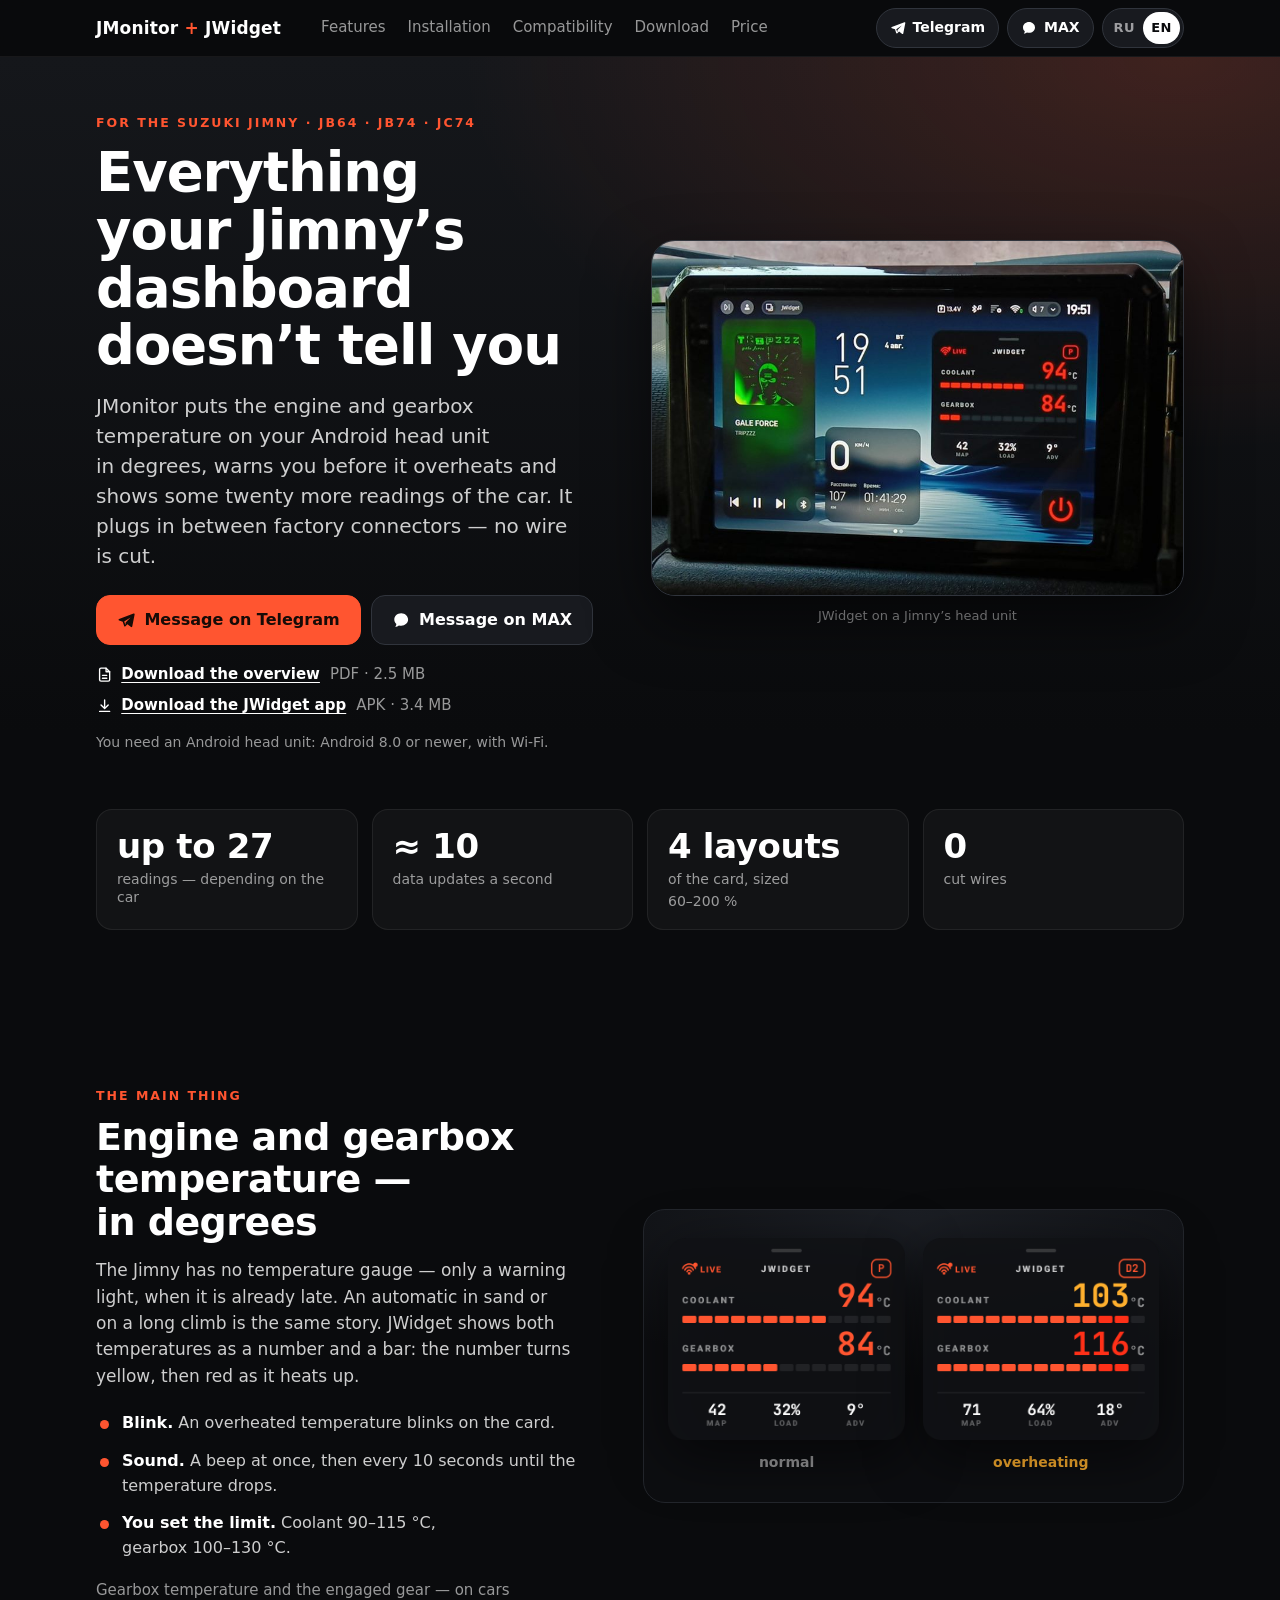
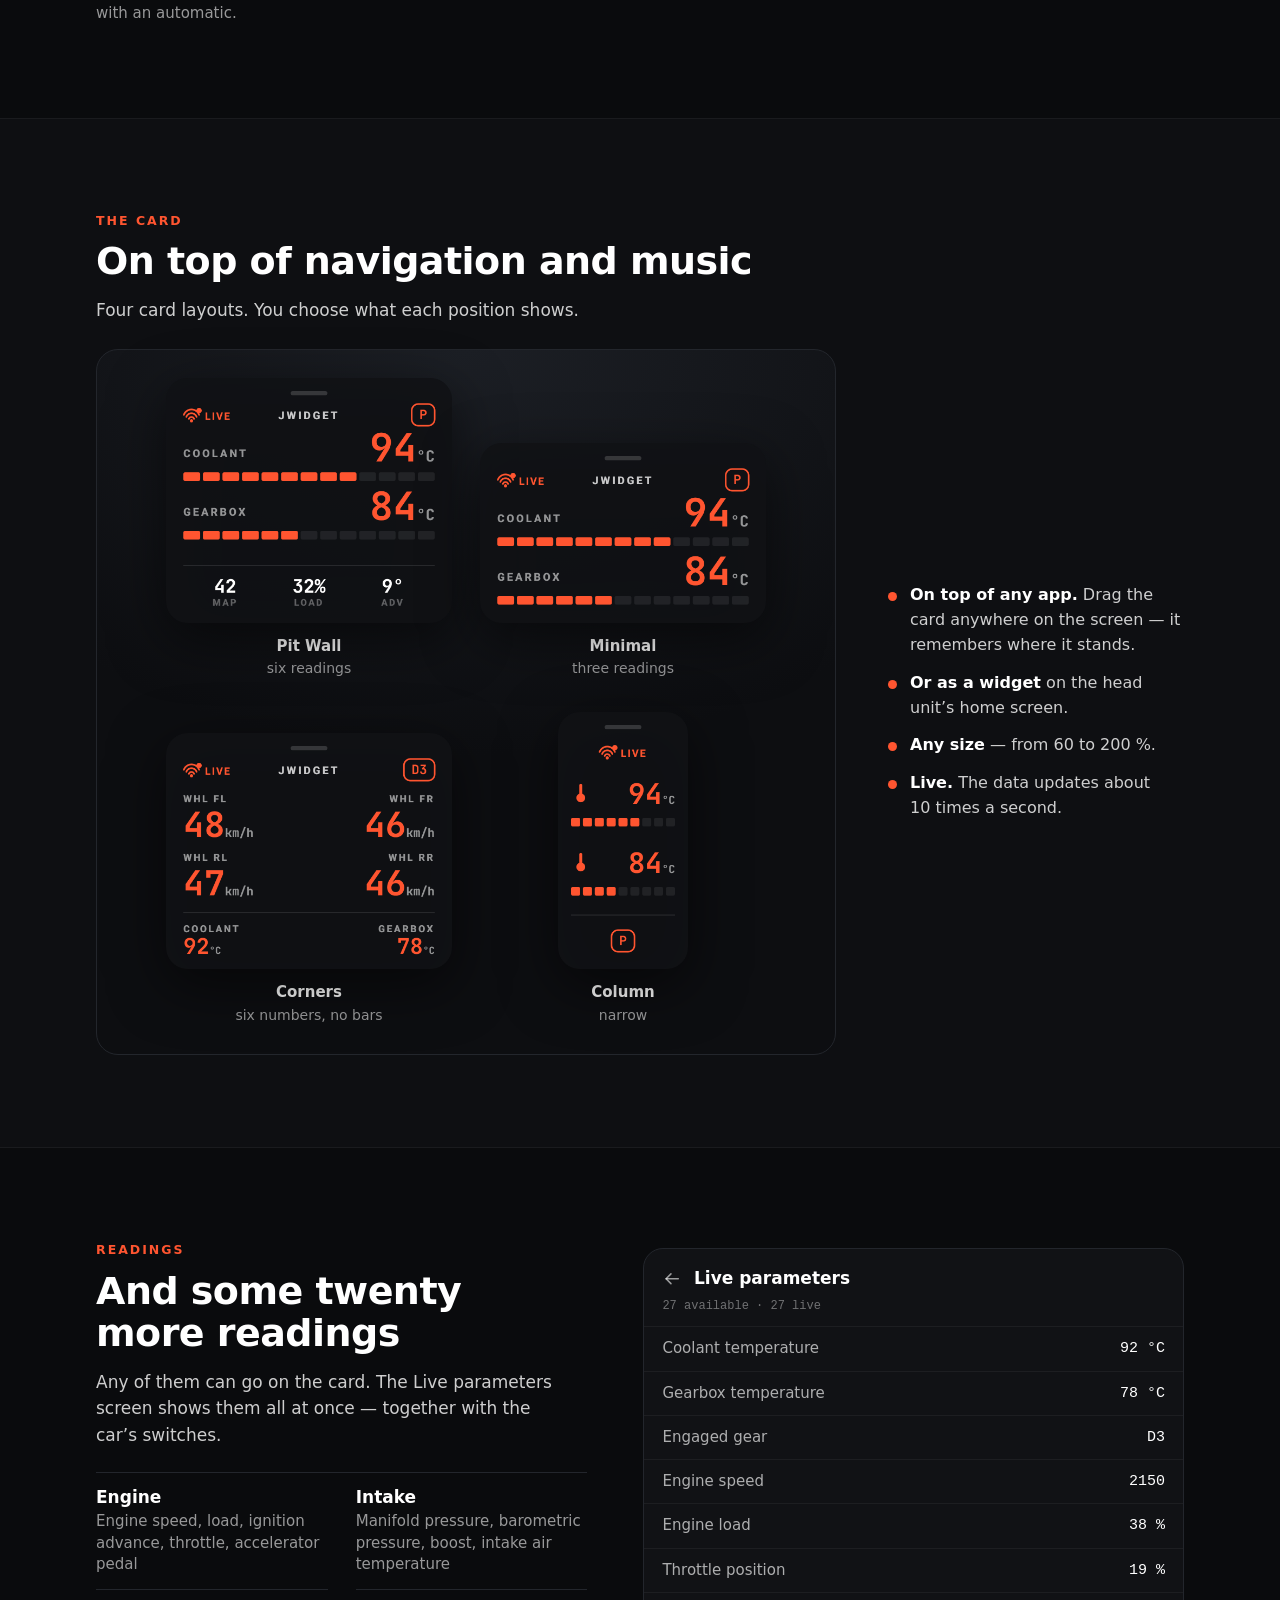
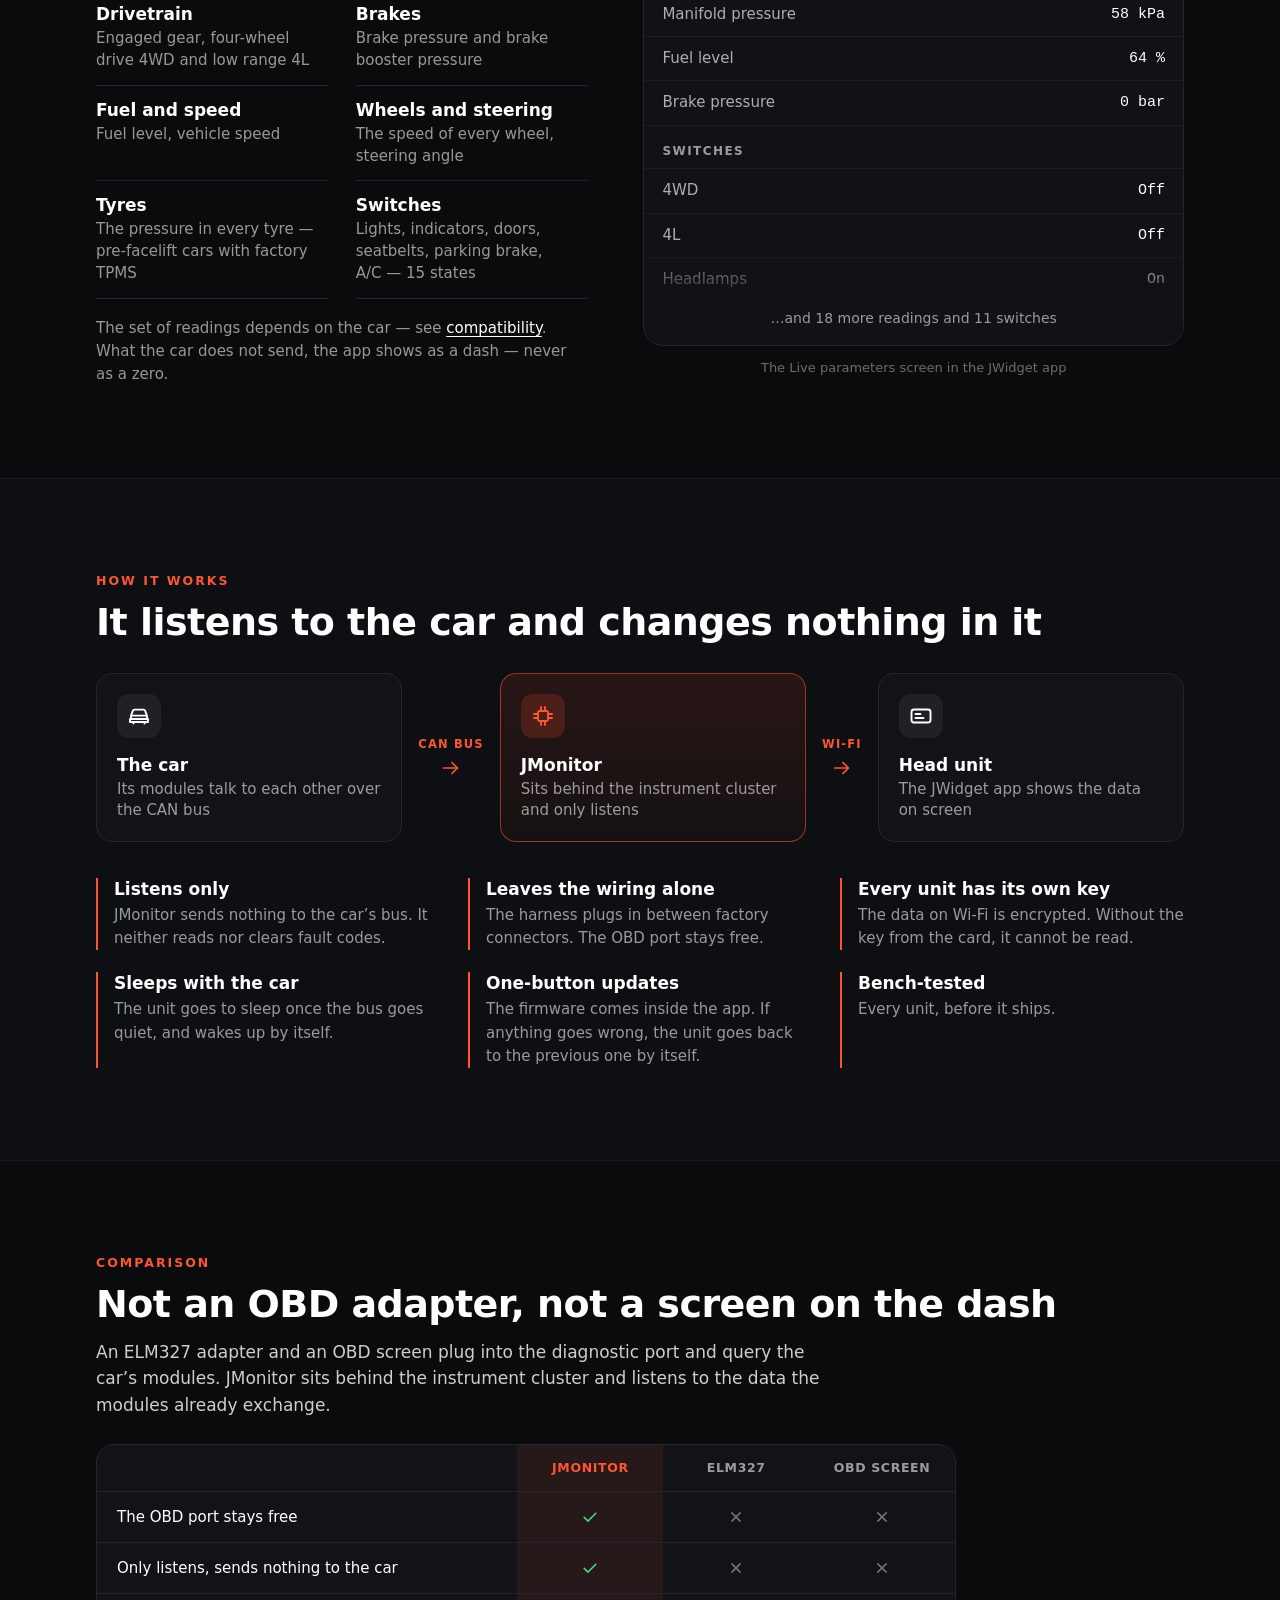
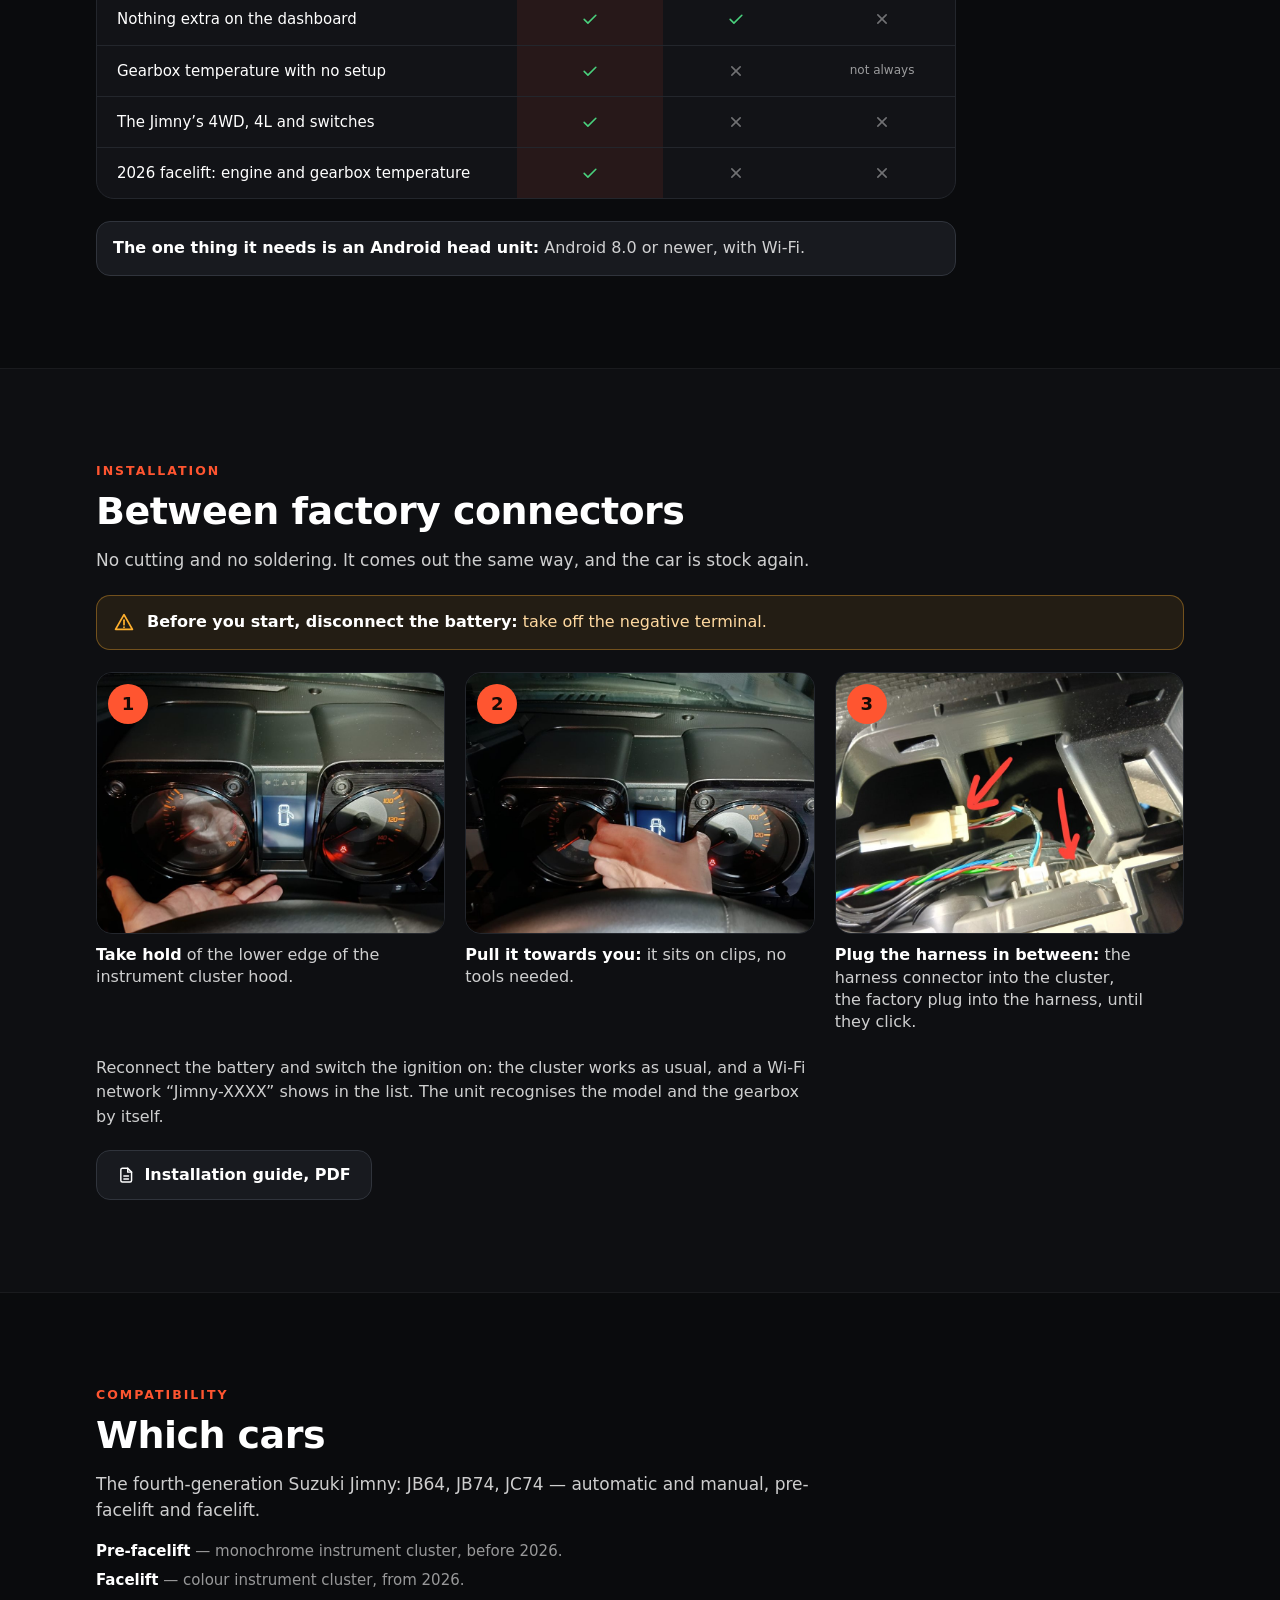
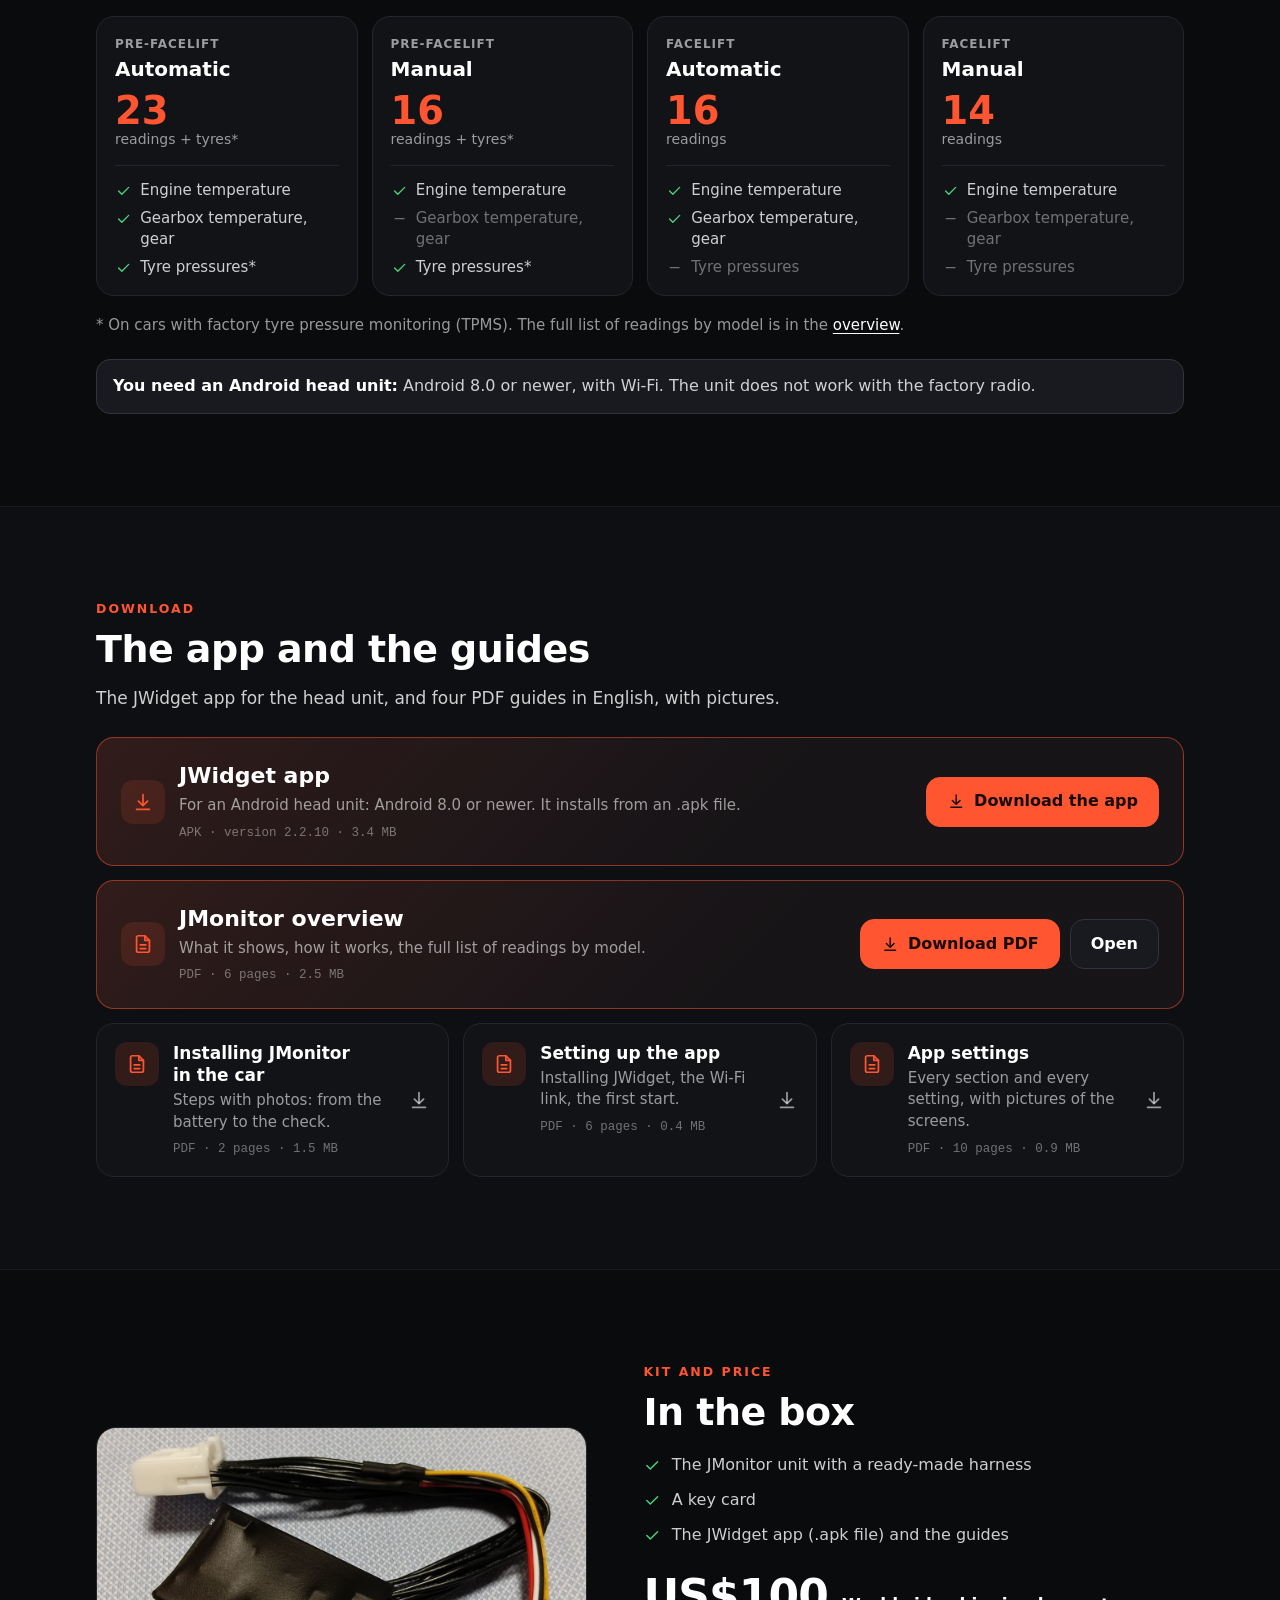
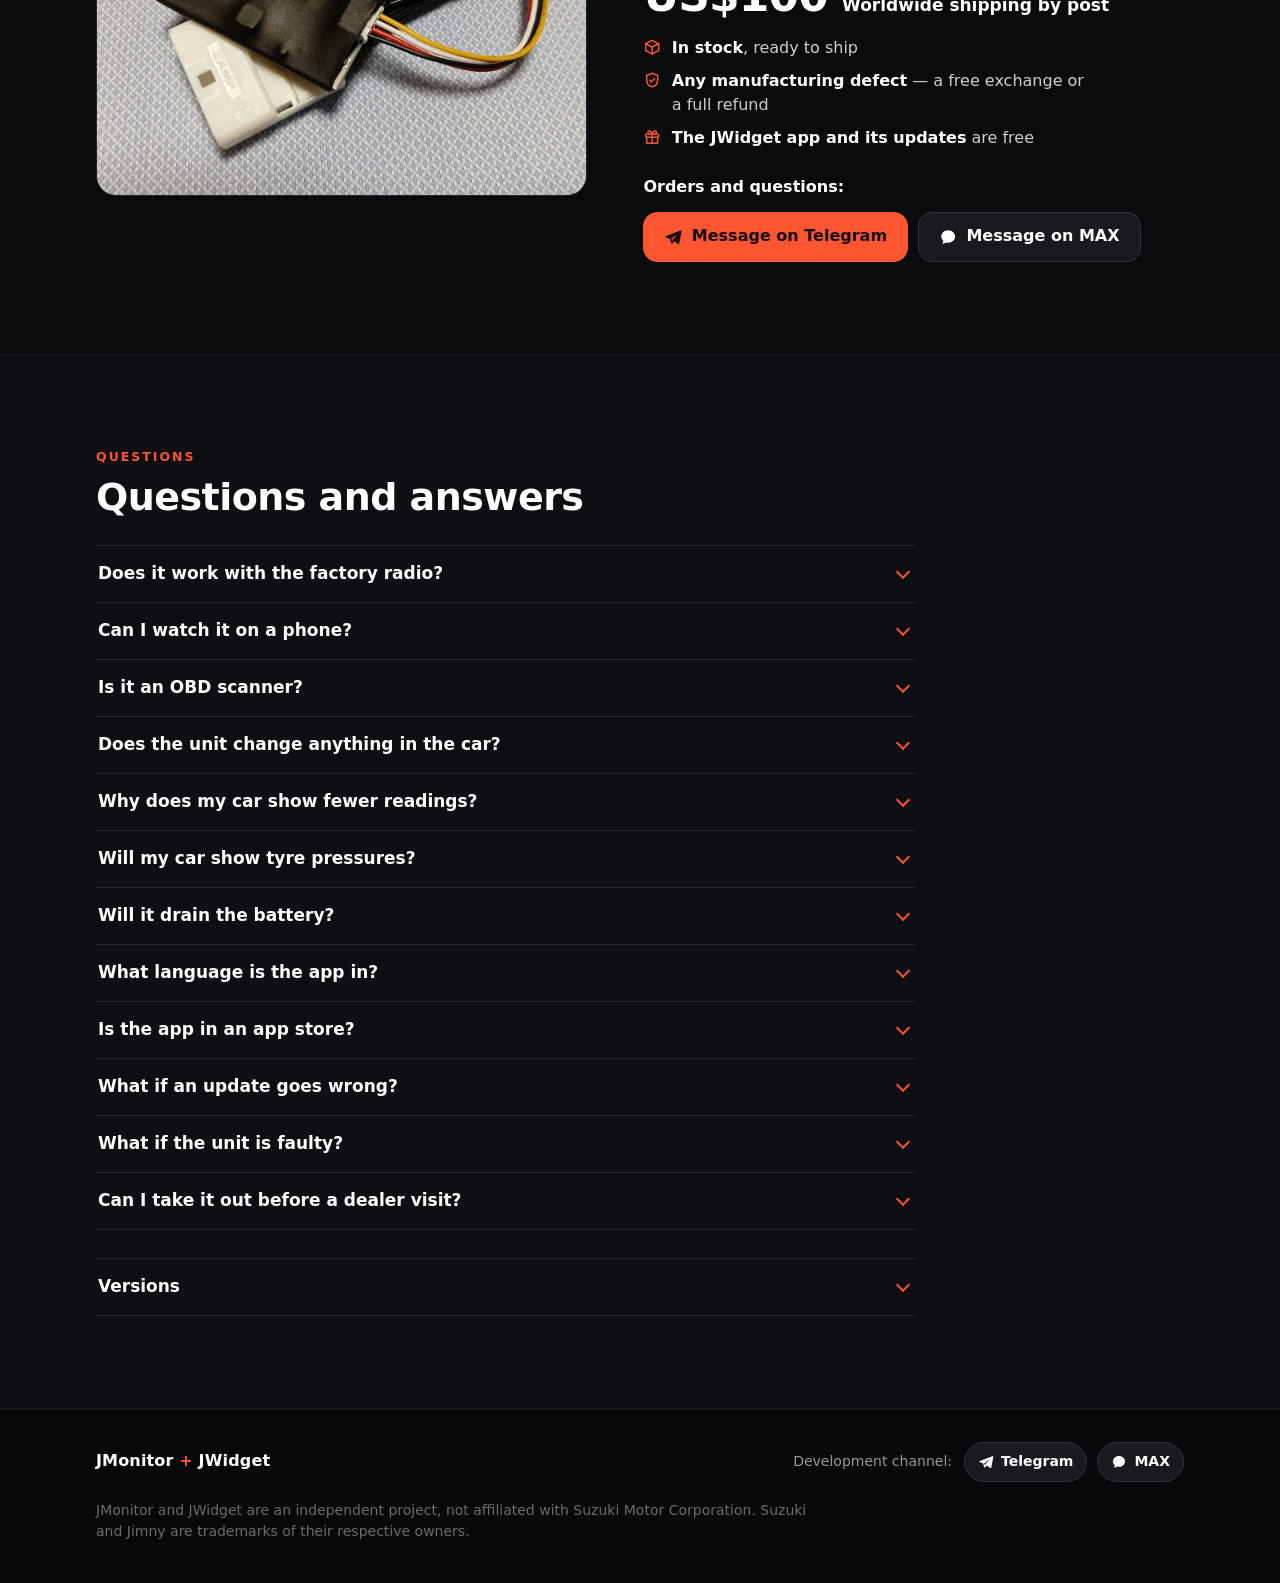
<file: en/index.html>
<!doctype html>
<html lang="en">
<head>
<meta charset="utf-8">
<meta name="viewport" content="width=device-width, initial-scale=1">
<title>JMonitor + JWidget — Suzuki Jimny temperatures and readings on your head unit</title>
<meta name="description" content="JMonitor puts the engine and gearbox temperature, an overheat alarm and up to 27 readings of your Suzuki Jimny JB64 / JB74 / JC74 on an Android head unit. It plugs in between factory connectors; no wire is cut.">
<meta name="theme-color" content="#0A0B0D">
<meta name="color-scheme" content="dark">
<meta name="format-detection" content="telephone=no">
<link rel="icon" href="../favicon.svg" type="image/svg+xml">
<meta property="og:type" content="website">
<meta property="og:locale" content="en_US">
<meta property="og:locale:alternate" content="ru_RU">
<meta property="og:site_name" content="JMonitor + JWidget">
<meta property="og:title" content="JMonitor + JWidget — everything your Jimny’s dashboard doesn’t tell you">
<meta property="og:description" content="Engine and gearbox temperature, an overheat alarm and up to 27 readings on an Android head unit. For the Suzuki Jimny JB64 / JB74 / JC74.">
<link rel="canonical" href="https://jmonitor.ru/en/">
<link rel="alternate" hreflang="ru" href="https://jmonitor.ru/">
<link rel="alternate" hreflang="en" href="https://jmonitor.ru/en/">
<link rel="alternate" hreflang="x-default" href="https://jmonitor.ru/">
<meta property="og:url" content="https://jmonitor.ru/en/">
<meta property="og:image" content="https://jmonitor.ru/img/og-en.jpg">
<meta property="og:image:width" content="1200">
<meta property="og:image:height" content="630">
<meta name="twitter:card" content="summary_large_image">
<link rel="stylesheet" href="../site.css">
</head>
<body>

<svg width="0" height="0" style="position:absolute" aria-hidden="true" focusable="false">
  <defs>
    <symbol id="i-tg" viewBox="0 0 24 24"><path d="M21.6 3.3 2.7 10.6c-.9.4-.9 1.6.1 1.9l4.7 1.5 1.8 5.6c.2.8 1.2 1 1.7.4l2.6-2.6 4.7 3.5c.6.4 1.4.1 1.6-.6L23 4.6c.2-.9-.6-1.6-1.4-1.3ZM9.4 13.7l8.3-5.3-6.4 6.7-.3 3.2-1.6-4.6Z"/></symbol>
    <symbol id="i-chat" viewBox="0 0 24 24"><path d="M12 3C6.9 3 3 6.6 3 11.2c0 2.3 1 4.3 2.7 5.8-.1 1.2-.6 2.5-1.5 3.5 1.9-.1 3.6-.8 4.8-1.7 1 .3 2 .4 3 .4 5.1 0 9-3.6 9-8S17.1 3 12 3Z"/></symbol>
    <symbol id="i-file" viewBox="0 0 24 24"><path d="M14 3H7a2 2 0 0 0-2 2v14a2 2 0 0 0 2 2h10a2 2 0 0 0 2-2V8z"/><path d="M14 3v5h5"/><path d="M9 13h6M9 17h6"/></symbol>
    <symbol id="i-down" viewBox="0 0 24 24"><path d="M12 4v11"/><path d="m7 11 5 5 5-5"/><path d="M5 20h14"/></symbol>
    <symbol id="i-arrow" viewBox="0 0 24 24"><path d="M4 12h15"/><path d="m13 6 6 6-6 6"/></symbol>
    <symbol id="i-back" viewBox="0 0 24 24"><path d="M20 12H5"/><path d="m11 6-6 6 6 6"/></symbol>
    <symbol id="i-check" viewBox="0 0 24 24"><path d="m5 12.5 4.5 4.5L19 7.5"/></symbol>
    <symbol id="i-minus" viewBox="0 0 24 24"><path d="M6 12h12"/></symbol>
    <symbol id="i-warn" viewBox="0 0 24 24"><path d="M12 4 2.8 20h18.4z"/><path d="M12 10v5"/><path d="M12 17.7v.1"/></symbol>
    <symbol id="i-car" viewBox="0 0 24 24"><path d="M4 15v-3.2l1.9-5.1A1.6 1.6 0 0 1 7.4 5.6h9.2a1.6 1.6 0 0 1 1.5 1.1L20 11.8V15"/><path d="M3 15h18v3H3z"/><path d="M6.5 18v1.6M17.5 18v1.6M5 11.6h14"/></symbol>
    <symbol id="i-chip" viewBox="0 0 24 24"><rect x="7" y="7" width="10" height="10" rx="1.5"/><path d="M10 3v4M14 3v4M10 17v4M14 17v4M3 10h4M3 14h4M17 10h4M17 14h4"/></symbol>
    <symbol id="i-screen" viewBox="0 0 24 24"><rect x="2.5" y="5.5" width="19" height="13" rx="2.5"/><path d="M6.5 10h5M6.5 14h8"/></symbol>
    <symbol id="i-x" viewBox="0 0 24 24"><path d="M7 7l10 10M17 7 7 17"/></symbol>
    <symbol id="i-box" viewBox="0 0 24 24"><path d="M3.5 7.5 12 3.2l8.5 4.3v9L12 20.8l-8.5-4.3z"/><path d="M3.5 7.5 12 11.8l8.5-4.3M12 11.8v9"/></symbol>
    <symbol id="i-pin" viewBox="0 0 24 24"><path d="M12 21s-6.5-5.8-6.5-11A6.5 6.5 0 0 1 18.5 10c0 5.2-6.5 11-6.5 11Z"/><circle cx="12" cy="10" r="2.4"/></symbol>
    <symbol id="i-shield" viewBox="0 0 24 24"><path d="M12 3 4.8 5.9v5.4c0 4.5 3.1 8.2 7.2 9.4 4.1-1.2 7.2-4.9 7.2-9.4V5.9z"/><path d="m8.9 12 2.2 2.2 4-4.4"/></symbol>
    <symbol id="i-gift" viewBox="0 0 24 24"><rect x="3.5" y="8" width="17" height="4" rx="1"/><path d="M5 12v8h14v-8M12 8v12M12 8S10.6 4 8.4 4a2 2 0 0 0 0 4M12 8s1.4-4 3.6-4a2 2 0 0 1 0 4"/></symbol>
  </defs>
</svg>

<a class="skip" href="#main">Skip to content</a>

<header class="top">
  <div class="wrap top-in">
    <a class="brand" href="#top" aria-label="JMonitor + JWidget — back to the top">JMonitor<span class="b2"> <i>+</i> JWidget</span></a>
    <nav class="nav" aria-label="Sections">
      <a href="#temps">Features</a>
      <a href="#install">Installation</a>
      <a href="#models">Compatibility</a>
      <a href="#docs">Download</a>
      <a href="#order">Price</a>
    </nav>
    <div class="top-links">
      <a class="pill" href="https://t.me/justlad" target="_blank" rel="noopener" aria-label="Message on Telegram"><svg class="ico solid"><use href="#i-tg"/></svg><span class="t">Telegram</span></a>
      <a class="pill" href="https://max.ru/u/f9LHodD0cOIjPCg4uz_D2USYwDrlml-fD2-_0W9jn6hEyryjJQ_RfUxWfsA" target="_blank" rel="noopener" aria-label="Message on MAX"><svg class="ico solid"><use href="#i-chat"/></svg><span class="t">MAX</span></a>
      <nav class="lang" aria-label="Language"><a href="../" hreflang="ru" lang="ru">RU</a><a href="./" hreflang="en" lang="en" aria-current="page">EN</a></nav>
    </div>
  </div>
</header>

<main id="main">

<section class="hero" id="top">
  <div class="wrap">
    <div class="hero-in">
      <div>
        <p class="kicker">For the Suzuki Jimny · JB64 · JB74 · JC74</p>
        <h1>Everything your Jimny’s dashboard doesn’t tell you</h1>
        <p class="lead">JMonitor puts the engine and gearbox temperature on your Android head unit in&nbsp;degrees, warns you before it overheats and shows some twenty more readings of the car. It plugs in&nbsp;between factory connectors&nbsp;— no wire is cut.</p>
        <div class="cta">
          <a class="btn primary" href="https://t.me/justlad" target="_blank" rel="noopener"><svg class="ico solid"><use href="#i-tg"/></svg>Message on&nbsp;Telegram</a>
          <a class="btn" href="https://max.ru/u/f9LHodD0cOIjPCg4uz_D2USYwDrlml-fD2-_0W9jn6hEyryjJQ_RfUxWfsA" target="_blank" rel="noopener"><svg class="ico solid"><use href="#i-chat"/></svg>Message on&nbsp;MAX</a>
        </div>
        <p class="hero-doc"><a href="../pdf/en/jmonitor-overview.pdf" download="JMonitor overview.pdf"><svg class="ico"><use href="#i-file"/></svg>Download the overview</a><span>PDF · 2.5&nbsp;MB</span></p>
        <p class="hero-doc"><a href="../app/jwidget-2.2.10.apk" download="jwidget-2.2.10.apk"><svg class="ico"><use href="#i-down"/></svg>Download the JWidget app</a><span>APK · 3.4&nbsp;MB</span></p>
        <p class="need">You need an Android head unit: Android&nbsp;8.0 or newer, with&nbsp;<span class="nb">Wi-Fi</span>.</p>
      </div>
      <figure class="hero-photo">
        <picture>
          <source media="(max-width: 699px)" srcset="../img/hero-m.jpg" width="900" height="600">
          <img src="../img/hero.jpg" srcset="../img/hero-800.jpg 800w, ../img/hero.jpg 1570w" sizes="(min-width: 940px) 560px, 100vw" width="1570" height="883" fetchpriority="high" alt="An Android head unit in a Suzuki Jimny: the JWidget card shows coolant at 94 °C and the gearbox at 84 °C">
        </picture>
        <figcaption>JWidget on a Jimny’s head unit</figcaption>
      </figure>
    </div>
    <ul class="stats">
      <li class="stat"><b>up to 27</b><span>readings&nbsp;— depending on the car</span></li>
      <li class="stat"><b>≈ 10</b><span>data updates a&nbsp;second</span></li>
      <li class="stat"><b>4 layouts</b><span>of the card, sized <span class="nb">60–200&nbsp;%</span></span></li>
      <li class="stat"><b>0</b><span>cut wires</span></li>
    </ul>
  </div>
</section>

<section class="sec" id="temps">
  <div class="wrap split">
    <div>
      <p class="kicker">The main thing</p>
      <h2>Engine and gearbox temperature&nbsp;— in&nbsp;degrees</h2>
      <p class="sub">The Jimny has no temperature gauge&nbsp;— only a&nbsp;warning light, when it is already late. An&nbsp;automatic in&nbsp;sand or on&nbsp;a&nbsp;long climb is the same story. JWidget shows both temperatures as a&nbsp;number and a&nbsp;bar: the number turns yellow, then red as it heats up.</p>
      <ul class="points">
        <li><b>Blink.</b> An overheated temperature blinks on&nbsp;the card.</li>
        <li><b>Sound.</b> A&nbsp;beep at once, then every 10&nbsp;seconds until the temperature drops.</li>
        <li><b>You set the limit.</b> Coolant <span class="nb">90–115&nbsp;°C</span>, gearbox <span class="nb">100–130&nbsp;°C</span>.</li>
      </ul>
      <p class="note">Gearbox temperature and the engaged gear&nbsp;— on&nbsp;cars with an&nbsp;automatic.</p>
    </div>
    <div class="stage">
      <div class="pair">
        <figure class="jw">
          <img src="../img/card-pitwall.png" width="1056" height="904" loading="lazy" decoding="async" alt="The JWidget card at normal temperatures: coolant 94 °C, gearbox 84 °C">
          <figcaption>normal</figcaption>
        </figure>
        <figure class="jw">
          <img src="../img/card-overheat.png" width="1056" height="904" loading="lazy" decoding="async" alt="The JWidget card overheating: coolant 103 °C in yellow, gearbox 116 °C in red">
          <figcaption class="hot">overheating</figcaption>
        </figure>
      </div>
    </div>
  </div>
</section>

<section class="sec alt" id="card">
  <div class="wrap">
    <p class="kicker">The card</p>
    <h2>On top of navigation and music</h2>
    <p class="sub">Four card layouts. You choose what each position shows.</p>
    <div class="showcase">
      <div class="stage">
        <div class="faces">
          <figure class="jw pit">
            <img src="../img/card-pitwall.png" width="1056" height="904" loading="lazy" decoding="async" alt="The Pit Wall card: two temperatures with bars, the gear and three readings below">
            <figcaption><b>Pit Wall</b><span>six readings</span></figcaption>
          </figure>
          <figure class="jw min">
            <img src="../img/card-minimal.png" width="1056" height="664" loading="lazy" decoding="async" alt="The Minimal card: two temperatures with bars and the gear">
            <figcaption><b>Minimal</b><span>three readings</span></figcaption>
          </figure>
          <figure class="jw cor">
            <img src="../img/card-corners.png" width="1056" height="872" loading="lazy" decoding="async" alt="The Corners card: four large numbers at the corners — the speed of each wheel — with the coolant and gearbox temperatures below">
            <figcaption><b>Corners</b><span>six numbers, no bars</span></figcaption>
          </figure>
          <figure class="jw col">
            <img src="../img/card-column.png" width="480" height="952" loading="lazy" decoding="async" alt="The Column card: narrow and upright, two temperatures and the gear">
            <figcaption><b>Column</b><span>narrow</span></figcaption>
          </figure>
        </div>
      </div>
      <ul class="points">
        <li><b>On top of any app.</b> Drag the card anywhere on&nbsp;the screen&nbsp;— it remembers where it stands.</li>
        <li><b>Or as a&nbsp;widget</b> on&nbsp;the head unit’s home screen.</li>
        <li><b>Any size</b>&nbsp;— from 60 to&nbsp;200&nbsp;%.</li>
        <li><b>Live.</b> The data updates about 10&nbsp;times a&nbsp;second.</li>
      </ul>
    </div>
  </div>
</section>

<section class="sec" id="readings">
  <div class="wrap split">
    <div>
      <p class="kicker">Readings</p>
      <h2>And some twenty more readings</h2>
      <p class="sub">Any of them can go on&nbsp;the card. The Live parameters screen shows them all at once&nbsp;— together with the car’s switches.</p>
      <div class="groups">
        <div class="g"><h3>Engine</h3><p>Engine speed, load, ignition advance, throttle, accelerator pedal</p></div>
        <div class="g"><h3>Intake</h3><p>Manifold pressure, barometric pressure, boost, intake air temperature</p></div>
        <div class="g"><h3>Drivetrain</h3><p>Engaged gear, four-wheel drive 4WD and low range&nbsp;4L</p></div>
        <div class="g"><h3>Brakes</h3><p>Brake pressure and brake booster pressure</p></div>
        <div class="g"><h3>Fuel and speed</h3><p>Fuel level, vehicle speed</p></div>
        <div class="g"><h3>Wheels and steering</h3><p>The speed of every wheel, steering angle</p></div>
        <div class="g"><h3>Tyres</h3><p>The pressure in every tyre&nbsp;— pre-facelift cars with factory TPMS</p></div>
        <div class="g"><h3>Switches</h3><p>Lights, indicators, doors, seatbelts, parking brake, A/C&nbsp;— 15&nbsp;states</p></div>
      </div>
      <p class="note">The set of readings depends on&nbsp;the car&nbsp;— see <a href="#models">compatibility</a>. What the car does not send, the app shows as a&nbsp;dash&nbsp;— never as a&nbsp;zero.</p>
    </div>
    <div>
      <div class="lp" role="img" aria-label="Example of the Live parameters screen: coolant temperature 92 °C, gearbox temperature 78 °C, gear D3, engine speed 2150 and other readings">
        <div class="lp-h"><svg class="ico"><use href="#i-back"/></svg>Live parameters</div>
        <div class="lp-meta">27 available · 27 live</div>
        <dl>
          <div class="lp-r"><dt>Coolant temperature</dt><dd>92 °C</dd></div>
          <div class="lp-r"><dt>Gearbox temperature</dt><dd>78 °C</dd></div>
          <div class="lp-r"><dt>Engaged gear</dt><dd>D3</dd></div>
          <div class="lp-r"><dt>Engine speed</dt><dd>2150</dd></div>
          <div class="lp-r"><dt>Engine load</dt><dd>38 %</dd></div>
          <div class="lp-r"><dt>Throttle position</dt><dd>19 %</dd></div>
          <div class="lp-r"><dt>Manifold pressure</dt><dd>58 kPa</dd></div>
          <div class="lp-r"><dt>Fuel level</dt><dd>64 %</dd></div>
          <div class="lp-r"><dt>Brake pressure</dt><dd>0 bar</dd></div>
        </dl>
        <div class="lp-sw">SWITCHES</div>
        <dl>
          <div class="lp-r"><dt>4WD</dt><dd>Off</dd></div>
          <div class="lp-r"><dt>4L</dt><dd>Off</dd></div>
          <div class="lp-r"><dt>Headlamps</dt><dd>On</dd></div>
          <div class="lp-r"><dt>Tail lamps</dt><dd>On</dd></div>
        </dl>
        <div class="lp-more">…and 18&nbsp;more readings and 11&nbsp;switches</div>
      </div>
      <p class="lp-cap">The Live parameters screen in&nbsp;the JWidget app</p>
    </div>
  </div>
</section>

<section class="sec alt" id="how">
  <div class="wrap">
    <p class="kicker">How it works</p>
    <h2>It listens to&nbsp;the car and changes nothing in&nbsp;it</h2>
    <div class="flow">
      <div class="node">
        <div class="ni"><svg class="ico"><use href="#i-car"/></svg></div>
        <div><b>The car</b><span>Its modules talk to&nbsp;each other over the CAN bus</span></div>
      </div>
      <div class="hop" aria-hidden="true">CAN bus<svg class="ico"><use href="#i-arrow"/></svg></div>
      <div class="node hl">
        <div class="ni"><svg class="ico"><use href="#i-chip"/></svg></div>
        <div><b>JMonitor</b><span>Sits behind the instrument cluster and only listens</span></div>
      </div>
      <div class="hop" aria-hidden="true"><span class="nb">Wi-Fi</span><svg class="ico"><use href="#i-arrow"/></svg></div>
      <div class="node">
        <div class="ni"><svg class="ico"><use href="#i-screen"/></svg></div>
        <div><b>Head unit</b><span>The JWidget app shows the data on&nbsp;screen</span></div>
      </div>
    </div>
    <div class="facts">
      <div class="fact"><h3>Listens only</h3><p>JMonitor sends nothing to&nbsp;the car’s bus. It neither reads nor clears fault codes.</p></div>
      <div class="fact"><h3>Leaves the wiring alone</h3><p>The harness plugs in&nbsp;between factory connectors. The OBD port stays free.</p></div>
      <div class="fact"><h3>Every unit has its own key</h3><p>The data on&nbsp;<span class="nb">Wi-Fi</span> is encrypted. Without the key from the card, it cannot be read.</p></div>
      <div class="fact"><h3>Sleeps with the car</h3><p>The unit goes to&nbsp;sleep once the bus goes quiet, and wakes up by itself.</p></div>
      <div class="fact"><h3>One-button updates</h3><p>The firmware comes inside the app. If anything goes wrong, the unit goes back to&nbsp;the previous one by itself.</p></div>
      <div class="fact"><h3>Bench-tested</h3><p>Every unit, before it ships.</p></div>
    </div>
  </div>
</section>

<section class="sec" id="compare">
  <div class="wrap">
    <p class="kicker">Comparison</p>
    <h2>Not an OBD adapter, not a&nbsp;screen on&nbsp;the dash</h2>
    <p class="sub">An ELM327 adapter and an OBD screen plug into the diagnostic port and query the car’s modules. JMonitor sits behind the instrument cluster and listens to&nbsp;the data the modules already exchange.</p>
    <div class="cmp-wrap">
      <table class="cmp">
        <thead>
          <tr><th scope="col"><span class="sr">Feature</span></th><th scope="col" class="me">JMonitor</th><th scope="col">ELM327</th><th scope="col">OBD screen</th></tr>
        </thead>
        <tbody>
          <tr><th scope="row">The OBD port stays free</th><td class="me"><svg class="ico y" aria-hidden="true"><use href="#i-check"/></svg><span class="sr">yes</span></td><td><svg class="ico n" aria-hidden="true"><use href="#i-x"/></svg><span class="sr">no</span></td><td><svg class="ico n" aria-hidden="true"><use href="#i-x"/></svg><span class="sr">no</span></td></tr>
          <tr><th scope="row">Only listens, sends nothing to&nbsp;the car</th><td class="me"><svg class="ico y" aria-hidden="true"><use href="#i-check"/></svg><span class="sr">yes</span></td><td><svg class="ico n" aria-hidden="true"><use href="#i-x"/></svg><span class="sr">no</span></td><td><svg class="ico n" aria-hidden="true"><use href="#i-x"/></svg><span class="sr">no</span></td></tr>
          <tr><th scope="row">Nothing extra on&nbsp;the dashboard</th><td class="me"><svg class="ico y" aria-hidden="true"><use href="#i-check"/></svg><span class="sr">yes</span></td><td><svg class="ico y" aria-hidden="true"><use href="#i-check"/></svg><span class="sr">yes</span></td><td><svg class="ico n" aria-hidden="true"><use href="#i-x"/></svg><span class="sr">no</span></td></tr>
          <tr><th scope="row">Gearbox temperature with no setup</th><td class="me"><svg class="ico y" aria-hidden="true"><use href="#i-check"/></svg><span class="sr">yes</span></td><td><svg class="ico n" aria-hidden="true"><use href="#i-x"/></svg><span class="sr">no</span></td><td><span class="s">not always</span></td></tr>
          <tr><th scope="row">The Jimny’s 4WD, 4L and switches</th><td class="me"><svg class="ico y" aria-hidden="true"><use href="#i-check"/></svg><span class="sr">yes</span></td><td><svg class="ico n" aria-hidden="true"><use href="#i-x"/></svg><span class="sr">no</span></td><td><svg class="ico n" aria-hidden="true"><use href="#i-x"/></svg><span class="sr">no</span></td></tr>
          <tr><th scope="row">2026 facelift: engine and gearbox temperature</th><td class="me"><svg class="ico y" aria-hidden="true"><use href="#i-check"/></svg><span class="sr">yes</span></td><td><svg class="ico n" aria-hidden="true"><use href="#i-x"/></svg><span class="sr">no</span></td><td><svg class="ico n" aria-hidden="true"><use href="#i-x"/></svg><span class="sr">no</span></td></tr>
        </tbody>
      </table>
    </div>
    <p class="callout"><b>The one thing it needs is an Android head unit:</b> Android&nbsp;8.0 or newer, with&nbsp;<span class="nb">Wi-Fi</span>.</p>
  </div>
</section>

<section class="sec alt" id="install">
  <div class="wrap">
    <p class="kicker">Installation</p>
    <h2>Between factory connectors</h2>
    <p class="sub">No cutting and no soldering. It comes out the same way, and the car is stock again.</p>
    <p class="warn"><svg class="ico"><use href="#i-warn"/></svg><span><b>Before you start, disconnect the battery:</b> take off the negative terminal.</span></p>
    <ol class="steps">
      <li class="step">
        <img src="../img/install-1.jpg" width="960" height="723" loading="lazy" decoding="async" alt="A hand takes hold of the lower edge of the instrument cluster hood">
        <span class="n">1</span>
        <p><b>Take hold</b> of&nbsp;the lower edge of&nbsp;the instrument cluster hood.</p>
      </li>
      <li class="step">
        <img src="../img/install-2.jpg" width="960" height="723" loading="lazy" decoding="async" alt="The instrument cluster hood is pulled towards the driver">
        <span class="n">2</span>
        <p><b>Pull it towards you:</b> it sits on&nbsp;clips, no tools needed.</p>
      </li>
      <li class="step">
        <img src="../img/install-3.jpg" width="960" height="723" loading="lazy" decoding="async" alt="The connectors behind the instrument cluster: arrows show the factory plug and the harness connector">
        <span class="n">3</span>
        <p><b>Plug the harness in&nbsp;between:</b> the harness connector into the cluster, the factory plug into the harness, until they click.</p>
      </li>
    </ol>
    <p class="after">Reconnect the battery and switch the ignition on: the cluster works as usual, and a&nbsp;<span class="nb">Wi-Fi</span> network <span class="nb">“Jimny-XXXX”</span> shows in&nbsp;the list. The unit recognises the model and the gearbox by itself.</p>
    <p class="more"><a class="btn" href="../pdf/en/jmonitor-installation.pdf" download="Installing JMonitor in the car.pdf"><svg class="ico"><use href="#i-file"/></svg>Installation guide, PDF</a></p>
  </div>
</section>

<section class="sec" id="models">
  <div class="wrap">
    <p class="kicker">Compatibility</p>
    <h2>Which cars</h2>
    <p class="sub">The fourth-generation Suzuki Jimny: JB64, JB74, JC74&nbsp;— automatic and manual, pre-facelift and facelift.</p>
    <ul class="defs">
      <li><b>Pre-facelift</b>&nbsp;— monochrome instrument cluster, before&nbsp;2026.</li>
      <li><b>Facelift</b>&nbsp;— colour instrument cluster, from&nbsp;2026.</li>
    </ul>
    <div class="models">
      <article class="model">
        <div>
          <p class="gen">Pre-facelift</p>
          <h3>Automatic</h3>
          <p class="num"><b>23</b>readings +&nbsp;tyres*</p>
        </div>
        <ul class="has">
          <li><svg class="ico"><use href="#i-check"/></svg>Engine temperature</li>
          <li><svg class="ico"><use href="#i-check"/></svg>Gearbox temperature, gear</li>
          <li><svg class="ico"><use href="#i-check"/></svg>Tyre pressures*</li>
        </ul>
      </article>
      <article class="model">
        <div>
          <p class="gen">Pre-facelift</p>
          <h3>Manual</h3>
          <p class="num"><b>16</b>readings +&nbsp;tyres*</p>
        </div>
        <ul class="has">
          <li><svg class="ico"><use href="#i-check"/></svg>Engine temperature</li>
          <li class="no"><svg class="ico"><use href="#i-minus"/></svg>Gearbox temperature, gear</li>
          <li><svg class="ico"><use href="#i-check"/></svg>Tyre pressures*</li>
        </ul>
      </article>
      <article class="model">
        <div>
          <p class="gen">Facelift</p>
          <h3>Automatic</h3>
          <p class="num"><b>16</b>readings</p>
        </div>
        <ul class="has">
          <li><svg class="ico"><use href="#i-check"/></svg>Engine temperature</li>
          <li><svg class="ico"><use href="#i-check"/></svg>Gearbox temperature, gear</li>
          <li class="no"><svg class="ico"><use href="#i-minus"/></svg>Tyre pressures</li>
        </ul>
      </article>
      <article class="model">
        <div>
          <p class="gen">Facelift</p>
          <h3>Manual</h3>
          <p class="num"><b>14</b>readings</p>
        </div>
        <ul class="has">
          <li><svg class="ico"><use href="#i-check"/></svg>Engine temperature</li>
          <li class="no"><svg class="ico"><use href="#i-minus"/></svg>Gearbox temperature, gear</li>
          <li class="no"><svg class="ico"><use href="#i-minus"/></svg>Tyre pressures</li>
        </ul>
      </article>
    </div>
    <p class="note">* On&nbsp;cars with factory tyre pressure monitoring (TPMS). The full list of readings by model is in&nbsp;the <a href="../pdf/en/jmonitor-overview.pdf" download="JMonitor overview.pdf">overview</a>.</p>
    <p class="callout"><b>You need an Android head unit:</b> Android&nbsp;8.0 or newer, with&nbsp;<span class="nb">Wi-Fi</span>. The unit does not work with the factory radio.</p>
  </div>
</section>

<section class="sec alt" id="docs">
  <div class="wrap">
    <p class="kicker">Download</p>
    <h2>The app and the guides</h2>
    <p class="sub">The JWidget app for the head unit, and four PDF guides in&nbsp;English, with pictures.</p>
    <div class="docs">
      <div class="doc main" id="app">
        <div class="fi"><svg class="ico"><use href="#i-down"/></svg></div>
        <div class="tx">
          <h3>JWidget app</h3>
          <p>For an Android head unit: Android&nbsp;8.0 or newer. It installs from an&nbsp;.apk file.</p>
          <p class="meta">APK · version 2.2.10 · 3.4 MB</p>
        </div>
        <div class="acts">
          <a class="btn primary" href="../app/jwidget-2.2.10.apk" download="jwidget-2.2.10.apk"><svg class="ico"><use href="#i-down"/></svg>Download the app</a>
        </div>
      </div>
      <div class="doc main">
        <div class="fi"><svg class="ico"><use href="#i-file"/></svg></div>
        <div class="tx">
          <h3>JMonitor overview</h3>
          <p>What it shows, how it works, the full list of readings by model.</p>
          <p class="meta">PDF · 6 pages · 2.5 MB</p>
        </div>
        <div class="acts">
          <a class="btn primary" href="../pdf/en/jmonitor-overview.pdf" download="JMonitor overview.pdf"><svg class="ico"><use href="#i-down"/></svg>Download PDF</a>
          <a class="btn" href="../pdf/en/jmonitor-overview.pdf" target="_blank" rel="noopener">Open</a>
        </div>
      </div>
      <a class="doc" href="../pdf/en/jmonitor-installation.pdf" download="Installing JMonitor in the car.pdf">
        <div class="fi"><svg class="ico"><use href="#i-file"/></svg></div>
        <div class="tx">
          <h3>Installing JMonitor in&nbsp;the car</h3>
          <p>Steps with photos: from the battery to&nbsp;the check.</p>
          <p class="meta">PDF · 2 pages · 1.5 MB</p>
        </div>
        <svg class="ico dl" aria-hidden="true"><use href="#i-down"/></svg>
      </a>
      <a class="doc" href="../pdf/en/jwidget-app-setup.pdf" download="Setting up the JWidget app.pdf">
        <div class="fi"><svg class="ico"><use href="#i-file"/></svg></div>
        <div class="tx">
          <h3>Setting up the app</h3>
          <p>Installing JWidget, the <span class="nb">Wi-Fi</span> link, the first start.</p>
          <p class="meta">PDF · 6 pages · 0.4 MB</p>
        </div>
        <svg class="ico dl" aria-hidden="true"><use href="#i-down"/></svg>
      </a>
      <a class="doc" href="../pdf/en/jwidget-app-settings.pdf" download="JWidget app settings.pdf">
        <div class="fi"><svg class="ico"><use href="#i-file"/></svg></div>
        <div class="tx">
          <h3>App settings</h3>
          <p>Every section and every setting, with pictures of&nbsp;the screens.</p>
          <p class="meta">PDF · 10 pages · 0.9 MB</p>
        </div>
        <svg class="ico dl" aria-hidden="true"><use href="#i-down"/></svg>
      </a>
    </div>
  </div>
</section>

<section class="sec" id="order">
  <div class="wrap split">
    <figure class="order-photo">
      <img src="../img/unit.jpg" width="1200" height="900" loading="lazy" decoding="async" alt="The JMonitor unit in black heat-shrink with its harness and two white connectors">
    </figure>
    <div>
      <p class="kicker">Kit and price</p>
      <h2>In the box</h2>
      <ul class="box">
        <li><svg class="ico"><use href="#i-check"/></svg>The JMonitor unit with a&nbsp;ready-made harness</li>
        <li><svg class="ico"><use href="#i-check"/></svg>A&nbsp;key card</li>
        <li><svg class="ico"><use href="#i-check"/></svg>The JWidget app (.apk file) and the guides</li>
      </ul>
      <p class="price"><b>US$100</b><span>Worldwide shipping by&nbsp;post</span></p>
      <ul class="terms">
        <li><svg class="ico"><use href="#i-box"/></svg><span><b>In stock</b>, ready to ship</span></li>
        <li><svg class="ico"><use href="#i-shield"/></svg><span><b>Any manufacturing defect</b>&nbsp;— a&nbsp;free exchange or a&nbsp;full refund</span></li>
        <li><svg class="ico"><use href="#i-gift"/></svg><span><b>The JWidget app and its updates</b> are free</span></li>
      </ul>
      <p class="where">Orders and questions:</p>
      <div class="cta">
        <a class="btn primary" href="https://t.me/justlad" target="_blank" rel="noopener"><svg class="ico solid"><use href="#i-tg"/></svg>Message on&nbsp;Telegram</a>
        <a class="btn" href="https://max.ru/u/f9LHodD0cOIjPCg4uz_D2USYwDrlml-fD2-_0W9jn6hEyryjJQ_RfUxWfsA" target="_blank" rel="noopener"><svg class="ico solid"><use href="#i-chat"/></svg>Message on&nbsp;MAX</a>
      </div>
    </div>
  </div>
</section>

<section class="sec alt" id="faq">
  <div class="wrap">
    <p class="kicker">Questions</p>
    <h2>Questions and answers</h2>
    <div class="faq">
      <details class="qa"><summary>Does it work with the factory radio?</summary><p>No. It needs a&nbsp;head unit with Android&nbsp;8.0 or newer, with&nbsp;<span class="nb">Wi-Fi</span>.</p></details>
      <details class="qa"><summary>Can I&nbsp;watch it on&nbsp;a&nbsp;phone?</summary><p>Yes, JWidget installs on&nbsp;an Android phone too. But the unit is made for the head unit: a&nbsp;card over navigation, no phone in&nbsp;your hand.</p></details>
      <details class="qa"><summary>Is it an OBD scanner?</summary><p>No. Nothing goes into the OBD port; it stays free. JMonitor sits behind the instrument cluster, out of&nbsp;sight.</p></details>
      <details class="qa"><summary>Does the unit change anything in&nbsp;the car?</summary><p>No. It only listens to&nbsp;the bus and sends nothing to&nbsp;it. It neither reads nor clears fault codes.</p></details>
      <details class="qa"><summary>Why does my car show fewer readings?</summary><p>A&nbsp;manual car does not send a&nbsp;gearbox temperature, and the facelift does not send some of&nbsp;the engine readings. What the car does not send, the app shows as a&nbsp;dash.</p></details>
      <details class="qa"><summary>Will my car show tyre pressures?</summary><p>If it has factory tyre pressure monitoring (TPMS) and is a&nbsp;pre-facelift car&nbsp;— yes.</p></details>
      <details class="qa"><summary>Will it drain the battery?</summary><p>The unit goes to&nbsp;sleep with the car, once the bus goes quiet.</p></details>
      <details class="qa"><summary>What language is the app in?</summary><p>English. The guides are in&nbsp;English and Russian, with pictures of&nbsp;the screens.</p></details>
      <details class="qa"><summary>Is the app in&nbsp;an app store?</summary><p>No, it installs from an&nbsp;.apk file. The file is on&nbsp;this page, under <a href="#app">“The app and the guides”</a>. New versions appear there too.</p></details>
      <details class="qa"><summary>What if an update goes wrong?</summary><p>The unit goes back to&nbsp;its previous firmware by itself and works as before.</p></details>
      <details class="qa"><summary>What if the unit is faulty?</summary><p>Any manufacturing defect: a&nbsp;free exchange or a&nbsp;full refund.</p></details>
      <details class="qa"><summary>Can I&nbsp;take it out before a&nbsp;dealer visit?</summary><p>Yes: disconnect the battery, take the hood off, pull the harness out, plug the factory connector back in.</p></details>
    </div>
    <div class="faq" id="versions">
      <details class="qa">
        <summary>Versions</summary>
        <p><b>JWidget app&nbsp;— 2.2.10</b>, 24&nbsp;November 2026<br><b>JMonitor firmware&nbsp;— 2.2.2</b>, it comes inside the app</p>
        <p>New in&nbsp;2.2.10:</p>
        <ul>
          <li>A&nbsp;fourth card layout, Corners: six numbers, no bars. The four large ones sit like the car’s wheels, with the coolant and gearbox temperatures below. Any position takes any reading.</li>
          <li>Tyre pressures read in&nbsp;bar: 2.30 instead of 230&nbsp;kPa.</li>
        </ul>
        <p>New in&nbsp;2.2.9, 20&nbsp;November 2026:</p>
        <ul>
          <li>Works next to&nbsp;wireless Android Auto and CarPlay: with the phone on&nbsp;the adapter’s <span class="nb">Wi-Fi</span> and the unit on&nbsp;the phone’s hotspot, the app finds the unit whenever the hotspot is switched on.</li>
        </ul>
      </details>
    </div>
  </div>
</section>

</main>

<footer>
  <div class="wrap foot">
    <a class="brand" href="#top">JMonitor <i>+</i> JWidget</a>
    <div class="foot-links">
      <span>Development channel:</span>
      <a class="pill" href="https://t.me/just_lad_jimny" target="_blank" rel="noopener" aria-label="Development channel on Telegram"><svg class="ico solid"><use href="#i-tg"/></svg>Telegram</a>
      <a class="pill" href="https://max.ru/channel_justlad" target="_blank" rel="noopener" aria-label="Development channel on MAX"><svg class="ico solid"><use href="#i-chat"/></svg>MAX</a>
    </div>
    <p class="legal">JMonitor and JWidget are an independent project, not affiliated with Suzuki Motor Corporation. Suzuki and Jimny are trademarks of&nbsp;their respective owners.</p>
  </div>
</footer>

</body>
</html>
</file>
<file: site.css>
/* JMonitor site: shared by index.html (RU) and en/index.html (EN). */
:root{
  --bg:#0A0B0D; --band:#0E0F12; --panel:#121317; --panel-2:#181A1F; --line:#23262C; --line-2:#30343C;
  --ink:#fff; --text:rgba(255,255,255,.80); --dim:rgba(255,255,255,.58); --faint:rgba(255,255,255,.40);
  --accent:#FF5530; --on-accent:#160B07; --amber:#FFB02E; --ok:#49D17D;
  --sans:system-ui,-apple-system,"Segoe UI",Roboto,"Helvetica Neue","Noto Sans",Arial,sans-serif;
  --mono:ui-monospace,"JetBrains Mono","Cascadia Mono","Roboto Mono","SF Mono",Menlo,Consolas,monospace;
}
*,*::before,*::after{box-sizing:border-box}
html{scroll-behavior:smooth;scroll-padding-top:68px;-webkit-text-size-adjust:100%;text-size-adjust:100%}
body{margin:0;background:var(--bg);color:var(--text);font:16px/1.55 var(--sans);-webkit-font-smoothing:antialiased}
img,svg{display:block}
img{max-width:100%;height:auto}
h1,h2,h3,p,ul,ol,dl,dd,figure{margin:0}
ul,ol{padding:0;list-style:none}
a{color:inherit;text-decoration-thickness:1px;text-underline-offset:3px}
:focus-visible{outline:2px solid var(--amber);outline-offset:3px;border-radius:6px}
.ico{width:1.15em;height:1.15em;flex:none;fill:none;stroke:currentColor;stroke-width:1.9;stroke-linecap:round;stroke-linejoin:round}
.ico.solid{fill:currentColor;stroke:none}
.nb{white-space:nowrap}
.skip{position:absolute;left:-999px;top:8px;z-index:50;padding:10px 14px;border-radius:10px;background:#fff;color:#000;font-weight:700}
.skip:focus{left:8px}
.wrap{max-width:1152px;margin-inline:auto;padding-inline:16px}

/* type */
.kicker{font-size:12.5px;font-weight:700;letter-spacing:.16em;text-transform:uppercase;color:var(--accent)}
h1,h2,h3{color:var(--ink);text-wrap:balance;overflow-wrap:break-word}
h1{margin-top:12px;font-size:clamp(2rem,6.6vw + .45rem,3.4rem);line-height:1.06;font-weight:800;letter-spacing:-.018em}
h2{margin-top:10px;font-size:clamp(1.6rem,3.2vw + .8rem,2.375rem);line-height:1.12;font-weight:800;letter-spacing:-.014em}
h3{font-size:1.0625rem;line-height:1.3;font-weight:700}
.lead{margin-top:16px;font-size:clamp(1.0625rem,.6vw + .95rem,1.25rem);line-height:1.5;text-wrap:pretty}
.sub{margin-top:14px;max-width:44em;font-size:1.0625rem;text-wrap:pretty}
.note{margin-top:18px;font-size:.9375rem;color:var(--dim);text-wrap:pretty}
.note a{color:#fff}

/* buttons */
.btn{display:inline-flex;align-items:center;justify-content:center;gap:9px;min-height:50px;padding:0 20px;border-radius:14px;border:1px solid var(--line-2);background:var(--panel-2);color:#fff;font-weight:700;font-size:1rem;text-decoration:none;transition:background .15s,border-color .15s,transform .15s}
.btn:hover{border-color:#4A4F59;background:#1E2127}
.btn:active{transform:translateY(1px)}
.btn.primary{background:var(--accent);border-color:var(--accent);color:var(--on-accent)}
.btn.primary:hover{background:#FF6A48;border-color:#FF6A48}
.cta{display:grid;gap:10px;margin-top:24px}

/* header */
.top{position:sticky;top:0;z-index:20;background:rgba(10,11,13,.84);-webkit-backdrop-filter:saturate(140%) blur(14px);backdrop-filter:saturate(140%) blur(14px);border-bottom:1px solid rgba(255,255,255,.06)}
.top-in{display:flex;align-items:center;gap:12px;min-height:56px}
.brand{font-weight:800;font-size:17px;color:#fff;text-decoration:none;letter-spacing:.01em;white-space:nowrap}
.brand i{font-style:normal;color:var(--accent)}
.brand .b2{display:none}
.nav{display:none}
.nav a{color:var(--dim);text-decoration:none;font-size:15px;font-weight:500}
.nav a:hover{color:#fff}
.top-links{margin-left:auto;display:flex;gap:8px}
.pill{display:inline-flex;align-items:center;gap:7px;min-height:40px;padding:0 13px;border-radius:999px;border:1px solid var(--line-2);background:var(--panel-2);color:#fff;font-size:14px;font-weight:600;text-decoration:none}
.pill:hover{border-color:#4A4F59}
.pill .ico{width:16px;height:16px}
.top .pill{width:40px;padding:0;justify-content:center}
.top .pill .t{display:none}
.lang{display:flex;padding:3px;border-radius:999px;border:1px solid var(--line-2);background:var(--panel-2)}
.lang a{display:grid;place-items:center;min-width:34px;height:32px;padding:0 8px;border-radius:999px;color:var(--dim);font-size:13px;font-weight:700;letter-spacing:.04em;text-decoration:none}
.lang a:hover{color:#fff}
.lang a[aria-current]{background:#fff;color:var(--bg)}

/* hero */
.hero{padding:32px 0 40px;background:radial-gradient(80% 60% at 92% 0%,rgba(255,85,48,.18),rgba(255,85,48,0) 70%),linear-gradient(180deg,#15171B 0%,var(--bg) 72%)}
.hero-in{display:grid;gap:28px}
.hero-doc{margin-top:18px;display:flex;flex-wrap:wrap;align-items:center;gap:4px 10px;font-size:.9375rem;color:var(--dim)}
.hero-doc a{display:inline-flex;align-items:center;gap:8px;color:#fff;font-weight:600}
.need{margin-top:14px;font-size:.875rem;color:var(--dim)}
.hero-photo img{width:100%;border-radius:18px;border:1px solid var(--line-2);box-shadow:0 24px 60px rgba(0,0,0,.55)}
.hero-photo figcaption{margin-top:10px;font-size:.8125rem;color:var(--faint);text-align:center}
.stats{display:grid;grid-template-columns:repeat(2,minmax(0,1fr));gap:10px;margin-top:36px}
.stat{padding:14px 16px;border-radius:16px;background:rgba(255,255,255,.035);border:1px solid rgba(255,255,255,.07)}
.stat b{display:block;font-size:clamp(1.25rem,.9rem + 2.6vw,1.75rem);line-height:1.1;font-weight:800;color:#fff;font-variant-numeric:tabular-nums;letter-spacing:-.01em;white-space:nowrap}
.stat span{display:block;margin-top:4px;font-size:.875rem;line-height:1.35;color:var(--dim)}

/* sections */
.sec{padding:56px 0}
.sec.alt{background:var(--band);border-block:1px solid rgba(255,255,255,.05)}
.split{display:grid;gap:32px}
.points{margin-top:22px;display:grid;gap:13px}
.points li{position:relative;padding-left:26px;text-wrap:pretty}
.points li::before{content:"";position:absolute;left:4px;top:.55em;width:9px;height:9px;border-radius:50%;background:var(--accent)}
.points b{color:#fff}

/* card pictures */
.stage{border-radius:22px;border:1px solid var(--line);background:radial-gradient(110% 80% at 50% 0%,#1C1F25 0%,#0D0E11 72%);padding:24px 16px}
.jw{text-align:center;min-width:0}
.jw img{width:264px;margin-inline:auto;filter:drop-shadow(0 16px 28px rgba(0,0,0,.6))}
.jw figcaption{margin-top:12px;font-size:.875rem;font-weight:600;color:var(--dim)}
.jw figcaption.hot{color:var(--amber)}
.jw figcaption b{display:block;color:#fff;font-size:.9375rem}
.jw figcaption span{font-weight:400}
.pair{display:grid;gap:24px;justify-items:center}
.faces{display:grid;grid-template-columns:264fr 120fr;grid-template-areas:"pit col" "min col" "cor col";gap:22px 16px;align-items:center;max-width:720px;margin-inline:auto}
.faces .jw img{width:100%}
.faces .pit{grid-area:pit}.faces .min{grid-area:min}.faces .cor{grid-area:cor}.faces .col{grid-area:col}
.showcase{display:grid;gap:24px;margin-top:26px}
.showcase .points{margin-top:0}

/* readings */
.groups{display:grid;margin-top:24px;border-top:1px solid var(--line)}
.g{padding:13px 0;border-bottom:1px solid var(--line)}
.g p{margin-top:3px;font-size:.9375rem;line-height:1.45;color:var(--dim)}
.lp{position:relative;overflow:hidden;border-radius:20px;background:#111215;border:1px solid var(--line);font-size:.9375rem}
.lp-h{display:flex;align-items:center;gap:12px;padding:16px 18px 6px;color:#fff;font-weight:700;font-size:1.0625rem}
.lp-h .ico{color:var(--dim)}
.lp-meta{padding:0 18px 12px;font:12px/1.4 var(--mono);color:var(--faint)}
.lp-r{display:flex;justify-content:space-between;gap:16px;padding:10px 18px;border-top:1px solid rgba(255,255,255,.05)}
.lp-r dt{color:rgba(255,255,255,.66)}
.lp-r dd{font-family:var(--mono);color:#fff;white-space:nowrap}
.lp-sw{padding:16px 18px 8px;border-top:1px solid rgba(255,255,255,.05);font-size:12px;font-weight:700;letter-spacing:.12em;color:var(--dim)}
.lp-more{position:absolute;inset:auto 0 0 0;padding:64px 18px 16px;background:linear-gradient(180deg,rgba(17,18,21,0),#111215 64%);text-align:center;font-size:.875rem;color:var(--dim)}
.lp-cap{margin-top:12px;font-size:.8125rem;color:var(--faint);text-align:center}

/* how it works */
.flow{display:grid;gap:10px;margin-top:30px}
.node{display:flex;gap:14px;align-items:center;padding:16px;border-radius:16px;background:var(--panel);border:1px solid var(--line)}
.node.hl{border-color:rgba(255,85,48,.55);background:linear-gradient(180deg,rgba(255,85,48,.11),rgba(255,85,48,.03))}
.node .ni{width:44px;height:44px;border-radius:12px;display:grid;place-items:center;background:rgba(255,255,255,.06);color:#fff;flex:none}
.node.hl .ni{background:rgba(255,85,48,.18);color:var(--accent)}
.node .ni .ico{width:24px;height:24px}
.node b{display:block;color:#fff;font-size:1.0625rem}
.node span{display:block;font-size:.9375rem;line-height:1.4;color:var(--dim)}
.hop{display:flex;align-items:center;justify-content:center;gap:8px;color:var(--accent);font-size:11.5px;font-weight:700;letter-spacing:.1em;text-transform:uppercase}
.hop .ico{width:18px;height:18px;transform:rotate(90deg)}
.facts{display:grid;gap:22px 28px;margin-top:36px}
.fact{padding-left:16px;border-left:2px solid var(--accent)}
.fact p{margin-top:4px;font-size:.9375rem;color:var(--dim);text-wrap:pretty}

/* comparison */
.sr{position:absolute;width:1px;height:1px;margin:-1px;padding:0;overflow:hidden;clip:rect(0 0 0 0);white-space:nowrap;border:0}
.cmp-wrap{margin-top:26px;max-width:860px;border:1px solid var(--line);border-radius:18px;overflow:hidden;background:var(--panel)}
.cmp{width:100%;border-collapse:collapse;font-size:.9375rem}
.cmp th,.cmp td{padding:13px 6px;border-top:1px solid var(--line);text-align:center;vertical-align:middle}
.cmp thead th{border-top:0;width:19%;font-size:11.5px;font-weight:700;letter-spacing:.05em;text-transform:uppercase;line-height:1.25;color:var(--dim)}
.cmp thead th:first-child{width:auto}
.cmp tbody th{padding-left:14px;text-align:left;font-weight:500;line-height:1.35;color:#fff;text-wrap:pretty}
.cmp .me{background:rgba(255,85,48,.09)}
.cmp thead .me{color:var(--accent)}
.cmp td .ico{margin-inline:auto;width:20px;height:20px}
.cmp .y{color:var(--ok)}
.cmp .n{color:var(--faint)}
.cmp .s{display:block;font-size:.75rem;line-height:1.2;color:var(--dim)}
#compare .callout{max-width:860px}
@media (max-width:559px){
  /* phones: each row's label on its own line, the three marks under it */
  .cmp,.cmp thead,.cmp tbody{display:block}
  .cmp tr{display:grid;grid-template-columns:repeat(3,minmax(0,1fr))}
  .cmp thead th:first-child{display:none}
  .cmp thead th{width:auto;padding:12px 4px}
  .cmp tbody th{grid-column:1/-1;padding:13px 14px 2px}
  .cmp td{border-top:0;padding:8px 4px 13px}
}

/* install */
.warn{display:flex;gap:12px;align-items:flex-start;margin-top:22px;padding:14px 16px;border-radius:14px;background:rgba(255,176,46,.09);border:1px solid rgba(255,176,46,.36);color:#FFD9A0}
.warn .ico{width:22px;height:22px;margin-top:1px;color:var(--amber)}
.warn b{color:#fff}
.steps{display:grid;grid-template-columns:1fr 1fr;gap:20px 12px;margin-top:22px}
.step{position:relative;min-width:0}
.step:nth-child(3){grid-column:1/-1}
.step img{width:100%;aspect-ratio:4/3;object-fit:cover;border-radius:16px;border:1px solid var(--line)}
.step .n{position:absolute;left:10px;top:10px;width:36px;height:36px;border-radius:50%;background:var(--accent);color:var(--on-accent);font-weight:800;font-size:1.0625rem;display:grid;place-items:center}
.step p{margin-top:10px;font-size:.9375rem;line-height:1.4;text-wrap:pretty}
.step p b{color:#fff}
.after{margin-top:22px;max-width:46em;text-wrap:pretty}
.more{margin-top:20px}

/* models */
.defs{margin-top:16px;display:grid;gap:6px;font-size:.9375rem;color:var(--dim)}
.defs b{color:#fff}
.models{display:grid;gap:12px;margin-top:24px}
.model{display:grid;grid-template-columns:minmax(0,1fr) minmax(0,1.25fr);gap:14px;align-items:start;padding:18px;border-radius:18px;background:var(--panel);border:1px solid var(--line)}
.model .gen{font-size:12px;font-weight:700;letter-spacing:.08em;text-transform:uppercase;color:var(--dim)}
.model h3{margin-top:2px;font-size:1.25rem}
.model .num{margin-top:10px;font-size:.875rem;line-height:1.35;color:var(--dim)}
.model .num b{display:block;font-size:2.4rem;line-height:1;font-weight:800;color:var(--accent);font-variant-numeric:tabular-nums}
.has{display:grid;gap:8px;font-size:.9375rem}
.has li{display:flex;gap:8px;align-items:flex-start;line-height:1.35}
.has .ico{margin-top:2px;color:var(--ok)}
.has li.no,.has li.no .ico{color:var(--faint)}
.callout{margin-top:22px;padding:14px 16px;border-radius:14px;background:var(--panel-2);border:1px solid var(--line-2);text-wrap:pretty}
.callout b{color:#fff}

/* documents */
.docs{display:grid;gap:12px;margin-top:26px}
.doc{display:flex;gap:14px;align-items:flex-start;padding:18px;border-radius:18px;background:var(--panel);border:1px solid var(--line);text-decoration:none;color:inherit;min-width:0}
a.doc:hover{border-color:#4A4F59;background:#16181C}
.doc .fi{width:44px;height:44px;border-radius:12px;display:grid;place-items:center;background:rgba(255,85,48,.13);color:var(--accent);flex:none}
.doc .fi .ico{width:22px;height:22px}
.doc .tx{min-width:0;flex:1}
.doc p{margin-top:4px;font-size:.9375rem;line-height:1.45;color:var(--dim)}
.doc .meta{margin-top:8px;font:12.5px/1.3 var(--mono);color:var(--faint)}
.doc .dl{flex:none;align-self:center;width:22px;height:22px;color:var(--dim)}
.doc.main{flex-wrap:wrap;border-color:rgba(255,85,48,.5);background:linear-gradient(135deg,rgba(255,85,48,.13),rgba(255,85,48,.02) 60%),var(--panel)}
.doc.main h3{font-size:1.375rem}
.doc.main .tx{flex:1 1 220px}
.doc.main .acts{display:grid;gap:10px;width:100%;margin-top:4px}

/* order */
.order-photo img{width:100%;border-radius:20px;border:1px solid var(--line)}
.box{margin-top:20px;display:grid;gap:10px}
.box li{display:flex;gap:10px;align-items:flex-start}
.box .ico{margin-top:3px;color:var(--ok)}
.price{margin-top:26px;display:flex;flex-wrap:wrap;align-items:baseline;gap:6px 14px}
.price b{font-size:2.75rem;line-height:1;font-weight:800;color:#fff;letter-spacing:-.02em;white-space:nowrap}
.price span{font-size:1.0625rem;font-weight:600;color:#fff}
.price + .note{margin-top:10px}
.terms{margin-top:18px;display:grid;gap:10px}
.terms li{display:flex;gap:10px;align-items:flex-start;line-height:1.45;text-wrap:pretty}
.terms .ico{margin-top:2px;color:var(--accent)}
.terms b{color:#fff;font-weight:600}
.where{margin-top:26px;font-weight:600;color:#fff}
.where + .cta{margin-top:12px}

/* faq */
.faq{margin-top:26px;max-width:820px;border-top:1px solid var(--line)}
.qa{border-bottom:1px solid var(--line)}
.qa summary{list-style:none;cursor:pointer;display:flex;justify-content:space-between;align-items:center;gap:16px;min-height:56px;padding:14px 2px;color:#fff;font-weight:600;font-size:1.0625rem;line-height:1.35}
.qa summary::-webkit-details-marker{display:none}
.qa summary::after{content:"";flex:none;width:10px;height:10px;margin:0 6px 4px 0;border-right:2px solid var(--accent);border-bottom:2px solid var(--accent);transform:rotate(45deg);transition:transform .2s}
.qa[open] summary::after{transform:rotate(-135deg);margin-bottom:-4px}
.qa p{padding:0 2px 18px;max-width:46em;text-wrap:pretty}
.qa p b{color:#fff}
.qa ul{margin:-8px 0 0;padding:0 2px 18px 22px;max-width:46em;list-style:disc}
.qa li{margin-top:6px}
.hero-doc + .hero-doc{margin-top:8px}
#versions{margin-top:28px}

/* footer */
footer{padding:32px 0 40px;border-top:1px solid rgba(255,255,255,.06);background:#08090A;color:var(--dim);font-size:.875rem}
.foot{display:grid;gap:18px}
.foot .brand{font-size:16px}
.foot-links{display:flex;flex-wrap:wrap;align-items:center;gap:8px 10px}
.foot-links span{width:100%;color:var(--dim)}
.legal{max-width:52em;color:var(--faint);text-wrap:pretty}

@media (min-width:440px){
  .brand .b2{display:inline}
}
@media (min-width:480px){
  .cta{display:flex;flex-wrap:wrap}
  .doc.main .acts{display:flex;flex-wrap:wrap}
}
@media (min-width:560px){
  .top .pill{width:auto;padding:0 13px}
  .top .pill .t{display:inline}
  .foot-links span{width:auto;margin-right:2px}
  .pair{grid-template-columns:1fr 1fr;gap:18px}
  .groups{grid-template-columns:1fr 1fr;column-gap:28px}
  .facts{grid-template-columns:1fr 1fr}
  .models{grid-template-columns:1fr 1fr}
  .model{display:block}
  .has{margin-top:16px;padding-top:14px;border-top:1px solid var(--line)}
}
@media (min-width:600px){
  .cmp th,.cmp td{padding:15px 12px}
  .cmp thead th{width:17%;font-size:12.5px}
  .cmp tbody th{padding-left:20px}
  .wrap{padding-inline:24px}
  .stage{padding:28px 24px}
}
@media (min-width:680px){
  .faces{grid-template-columns:1fr 1fr;grid-template-areas:"pit min" "cor col";gap:32px 28px;align-items:end;max-width:600px}
  .faces .col img{width:45.4545%}
}
@media (min-width:720px){
  .steps{grid-template-columns:repeat(3,1fr);gap:20px}
  .step:nth-child(3){grid-column:auto}
  .step .n{left:12px;top:12px;width:40px;height:40px;font-size:1.125rem}
  .step p{font-size:1rem}
}
@media (min-width:800px){
  .hero{padding:56px 0 64px}
  .stats{grid-template-columns:repeat(4,minmax(0,1fr));gap:14px;margin-top:56px}
  .stat{padding:18px 20px}
  .stat b{font-size:2.125rem}
  .sec{padding:92px 0}
  .foot{grid-template-columns:1fr auto;align-items:center}
  .legal{grid-column:1/-1}
}
@media (min-width:860px){
  .flow{grid-template-columns:1fr auto 1fr auto 1fr;align-items:stretch;gap:14px}
  .node{flex-direction:column;align-items:flex-start;padding:20px}
  .hop{flex-direction:column;gap:4px;padding-inline:2px}
  .hop .ico{transform:none;width:22px;height:22px}
  .docs{grid-template-columns:repeat(3,1fr);gap:14px}
  .doc.main{grid-column:1/-1;flex-wrap:nowrap;align-items:center;padding:24px}
  .doc.main .acts{width:auto;margin:0;flex:none}
}
@media (min-width:940px){
  .wrap{padding-inline:32px}
  .nav{display:flex;gap:22px;margin-left:28px}
  .hero-in{grid-template-columns:minmax(0,1fr) minmax(0,1.06fr);gap:52px;align-items:center}
  .hero-photo img{border-radius:24px}
  .split{grid-template-columns:minmax(0,1fr) minmax(0,1.1fr);gap:56px;align-items:center}
  .showcase{grid-template-columns:minmax(0,1fr) 300px;gap:48px;align-items:center}
  .facts{grid-template-columns:repeat(3,1fr)}
}
@media (min-width:940px) and (max-width:1099px){
  .top .pill{width:40px;padding:0}
  .top .pill .t{display:none}
}
@media (min-width:1000px){
  .models{grid-template-columns:repeat(4,1fr);gap:14px}
}
@media (prefers-reduced-motion:reduce){
  html{scroll-behavior:auto}
  .btn,.qa summary::after{transition:none}
}
</file>
